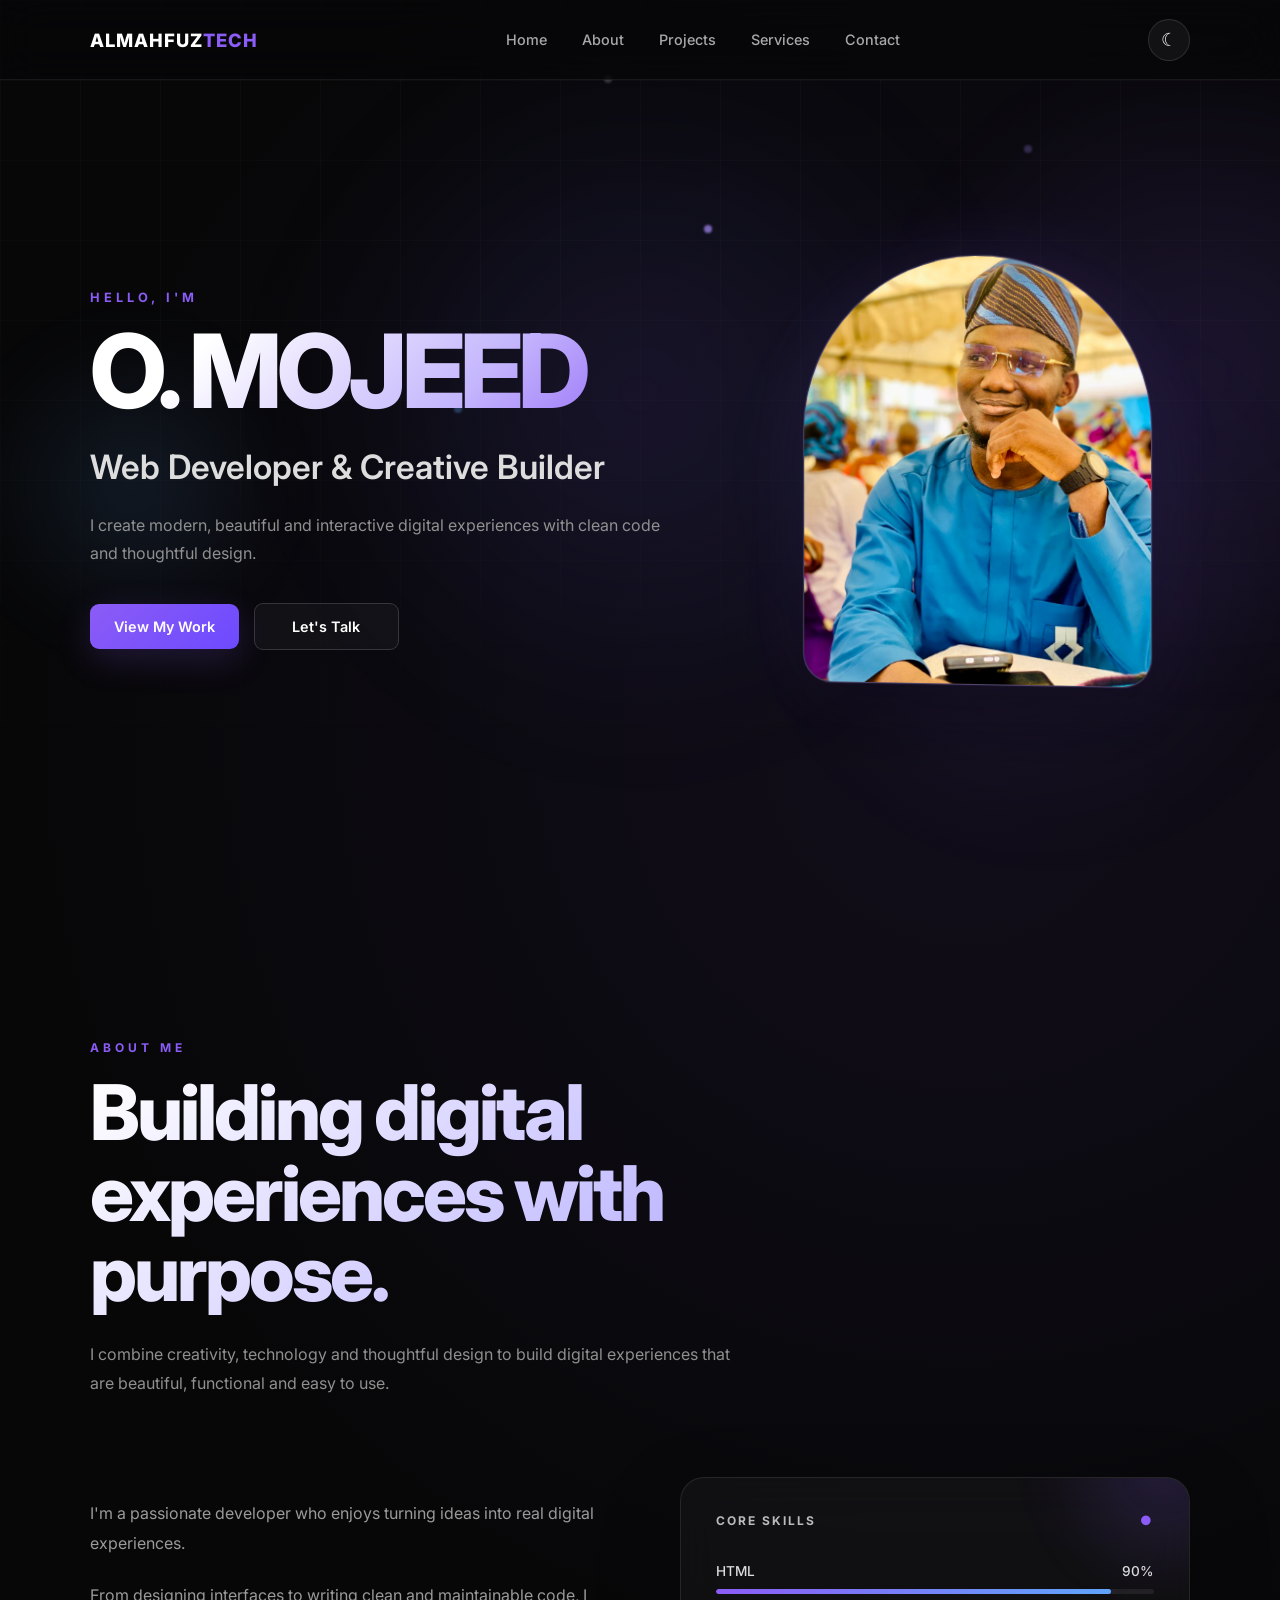
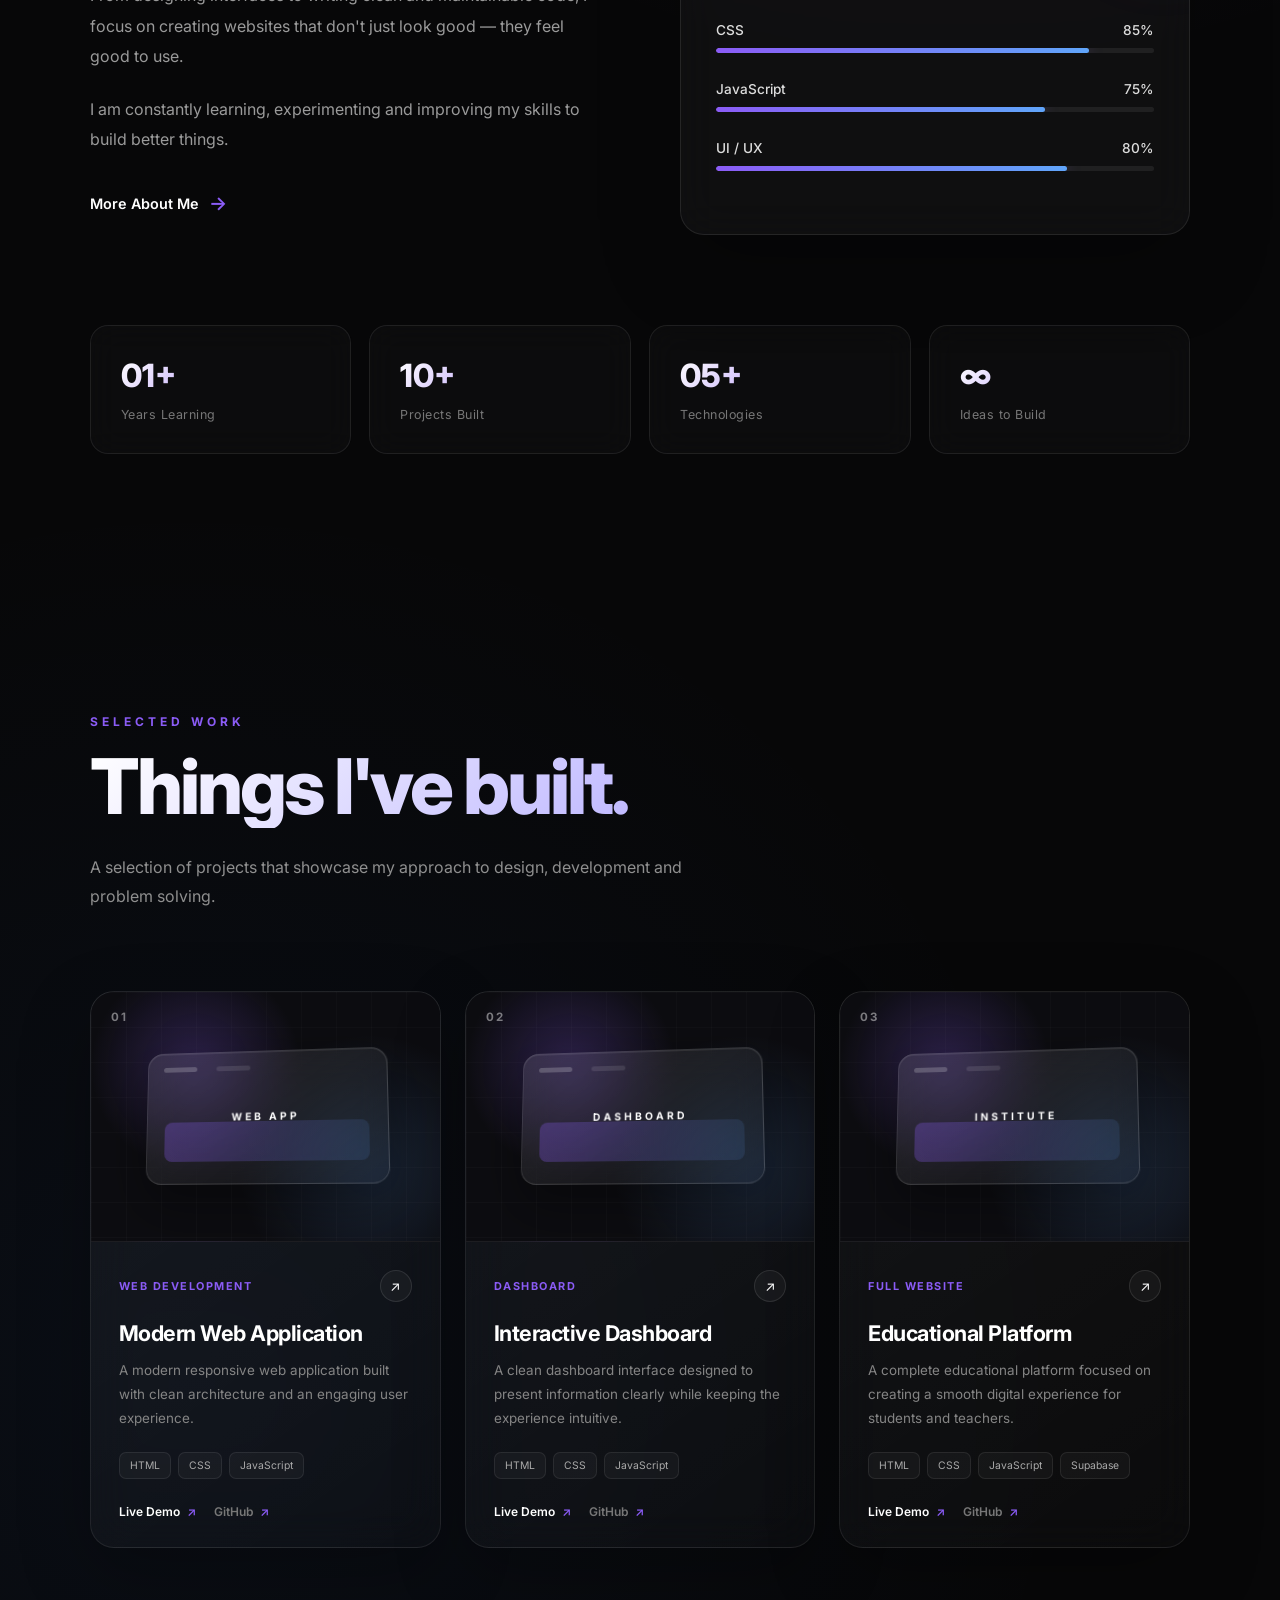
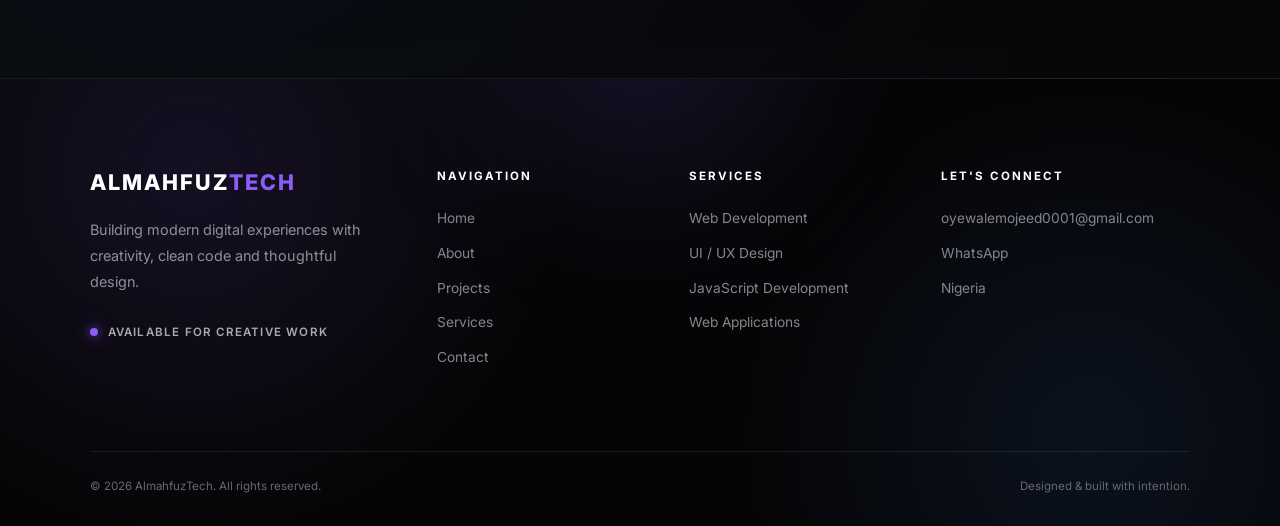
<file: Pages/index.html>
<!DOCTYPE html>
<html lang="en">

<head>

    <meta charset="UTF-8">

    <meta
        name="viewport"
        content="width=device-width, initial-scale=1.0">

    <!-- =========================================
         PRIMARY SEO
         ========================================= -->

    <title>
        AlmahfuzTech | Web Developer & Creative Builder
    </title>


    <!-- =========================================
     BRAND ICONS
     ========================================= -->

<link
    rel="icon"
    type="image/svg+xml"
    href="../assets/icons/favicon.svg">

<link
    rel="apple-touch-icon"
    href="../assets/icons/favicon.svg">

<meta
    name="theme-color"
    content="#070708">

    <meta
        name="description"
        content="AlmahfuzTech is the portfolio of Oyewale Mojeed Olasunkanmi, a web developer and creative builder creating modern, responsive and interactive digital experiences.">

    <meta
        name="author"
        content="Oyewale Mojeed Olasunkanmi">

    <meta
        name="robots"
        content="index, follow">

    <meta
        name="theme-color"
        content="#070708">

    <link
        rel="canonical"
        href="index.html">


    <!-- =========================================
         SOCIAL SHARING — OPEN GRAPH
         ========================================= -->

    <meta
        property="og:type"
        content="website">

    <meta
        property="og:title"
        content="AlmahfuzTech | Web Developer & Creative Builder">

    <meta
        property="og:description"
        content="Modern websites, interactive web applications and thoughtful digital experiences built by Oyewale Mojeed Olasunkanmi.">

    <meta
        property="og:site_name"
        content="AlmahfuzTech">

    <meta
        property="og:locale"
        content="en_NG">


    <!-- =========================================
         TWITTER / X SHARING
         ========================================= -->

    <meta
        name="twitter:card"
        content="summary_large_image">

    <meta
        name="twitter:title"
        content="AlmahfuzTech | Web Developer & Creative Builder">

    <meta
        name="twitter:description"
        content="Modern websites, interactive web applications and thoughtful digital experiences built by Oyewale Mojeed Olasunkanmi.">


    <!-- =========================================
         STYLES
         ========================================= -->

    <link
        rel="stylesheet"
        href="../css/style.css">

    <link
        rel="stylesheet"
        href="../css/animations.css">

    <link
        rel="stylesheet"
        href="../css/responsive.css">

    <link
        rel="stylesheet"
        href="../css/footer.css">

</head>


<body>


      <!-- =========================================
     PAGE LOADER
     ========================================= -->

<div
    id="pageLoader"
    aria-hidden="true">

    <div class="loader-content">

        <div class="loader-logo">
            ALMAHFUZ<span>TECH</span>
        </div>

        <div class="loader-line"></div>

        <p class="loader-text">
            Building digital experiences
        </p>

    </div>

</div>

    <!-- =========================================
         HEADER
         ========================================= -->

    <header class="header">

        <a
            href="index.html"
            class="logo"
            aria-label="AlmahfuzTech Home">

            ALMAHFUZ<span>TECH</span>

        </a>


        <nav
            class="navbar"
            aria-label="Main navigation">

            <a href="index.html">
                Home
            </a>

            <a href="#about">
                About
            </a>

            <a href="#projects">
                Projects
            </a>

            <a href="services.html">
                Services
            </a>

            <a href="contact.html">
                Contact
            </a>

        </nav>


        <div class="header-actions">

            <button
                class="theme-toggle"
                id="themeToggle"
                type="button"
                aria-label="Switch to light mode">

                ☾

            </button>


            <button
                class="menu-toggle"
                id="menuToggle"
                type="button"
                aria-label="Open navigation menu"
                aria-expanded="false"
                aria-controls="mobileMenu">

                <span></span>
                <span></span>
                <span></span>

            </button>

        </div>

    </header>


    <!-- =========================================
         MOBILE MENU
         ========================================= -->

    <div
        class="mobile-menu"
        id="mobileMenu">

        <div class="mobile-menu-glow"></div>


        <nav
            class="mobile-navbar"
            aria-label="Mobile navigation">

            <a
                href="index.html"
                class="mobile-nav-link">

                <span class="mobile-nav-number">
                    01
                </span>

                <span>
                    Home
                </span>

                <span class="mobile-nav-arrow">
                    ↗
                </span>

            </a>


            <a
                href="#about"
                class="mobile-nav-link">

                <span class="mobile-nav-number">
                    02
                </span>

                <span>
                    About
                </span>

                <span class="mobile-nav-arrow">
                    ↗
                </span>

            </a>


            <a
                href="#projects"
                class="mobile-nav-link">

                <span class="mobile-nav-number">
                    03
                </span>

                <span>
                    Projects
                </span>

                <span class="mobile-nav-arrow">
                    ↗
                </span>

            </a>


            <a
                href="services.html"
                class="mobile-nav-link">

                <span class="mobile-nav-number">
                    04
                </span>

                <span>
                    Services
                </span>

                <span class="mobile-nav-arrow">
                    ↗
                </span>

            </a>


            <a
                href="contact.html"
                class="mobile-nav-link">

                <span class="mobile-nav-number">
                    05
                </span>

                <span>
                    Contact
                </span>

                <span class="mobile-nav-arrow">
                    ↗
                </span>

            </a>

        </nav>


        <div class="mobile-menu-footer">

            <span>
                AVAILABLE FOR CREATIVE WORK
            </span>

            <span class="mobile-menu-dot">
                ●
            </span>

        </div>

    </div>


    <!-- =========================================
         MAIN CONTENT
         ========================================= -->

    <main>


        <!-- =====================================
             HERO
             ===================================== -->

        <section
            class="hero"
            aria-labelledby="hero-title">

            <div class="hero-content">

                <p class="hero-small-text">
                    HELLO, I'M
                </p>


                <h1 id="hero-title">
                    O. MOJEED
                </h1>


                <h2>
                    Web Developer &amp; Creative Builder
                </h2>


                <p class="hero-description">
                    I create modern, beautiful and
                    interactive digital experiences
                    with clean code and thoughtful
                    design.
                </p>


                <div class="hero-buttons">

                    <a
                        href="#projects"
                        class="btn primary-btn">

                        View My Work

                    </a>


                    <a
                        href="contact.html"
                        class="btn secondary-btn">

                        Let's Talk

                    </a>

                </div>

            </div>


            <div
                class="hero-image"
                aria-label="Portrait of Oyewale Mojeed Olasunkanmi">

                <div class="image-glow"></div>


                <div class="image-frame">

                    <img
                        src="../assets/images/profile-placeholder.jpg"
                        alt="Portrait of Oyewale Mojeed Olasunkanmi"
                        loading="eager"
                        decoding="async">

                </div>

            </div>

        </section>


        <!-- =====================================
             ABOUT
             ===================================== -->

        <section
            class="about-section"
            id="about"
            aria-labelledby="about-title">

            <div class="section-heading">

                <p class="section-label">
                    ABOUT ME
                </p>


                <h2 id="about-title">
                    Building digital experiences
                    with purpose.
                </h2>


                <p class="section-intro">
                    I combine creativity, technology
                    and thoughtful design to build
                    digital experiences that are
                    beautiful, functional and easy
                    to use.
                </p>

            </div>


            <div class="about-grid">

                <div class="about-content">

                    <p>
                        I'm a passionate developer who
                        enjoys turning ideas into real
                        digital experiences.
                    </p>


                    <p>
                        From designing interfaces to
                        writing clean and maintainable
                        code, I focus on creating
                        websites that don't just look
                        good — they feel good to use.
                    </p>


                    <p>
                        I am constantly learning,
                        experimenting and improving my
                        skills to build better things.
                    </p>


                    <a
                        href="about.html"
                        class="about-link">

                        More About Me

                        <span>
                            →
                        </span>

                    </a>

                </div>


                <!-- Skills -->

                <div class="skills-card">

                    <div class="skills-card-header">

                        <span>
                            CORE SKILLS
                        </span>

                        <span class="skills-dot">
                            ●
                        </span>

                    </div>


                    <div class="skills-list">

                        <div class="skill-item">

                            <span>
                                HTML
                            </span>

                            <span>
                                90%
                            </span>

                        </div>


                        <div class="skill-bar">
                            <span style="width: 90%;"></span>
                        </div>


                        <div class="skill-item">

                            <span>
                                CSS
                            </span>

                            <span>
                                85%
                            </span>

                        </div>


                        <div class="skill-bar">
                            <span style="width: 85%;"></span>
                        </div>


                        <div class="skill-item">

                            <span>
                                JavaScript
                            </span>

                            <span>
                                75%
                            </span>

                        </div>


                        <div class="skill-bar">
                            <span style="width: 75%;"></span>
                        </div>


                        <div class="skill-item">

                            <span>
                                UI / UX
                            </span>

                            <span>
                                80%
                            </span>

                        </div>


                        <div class="skill-bar">
                            <span style="width: 80%;"></span>
                        </div>

                    </div>

                </div>

            </div>


            <!-- Statistics -->

            <div class="stats-grid">

                <div class="stat-card">

                    <strong>
                        01+
                    </strong>

                    <span>
                        Years Learning
                    </span>

                </div>


                <div class="stat-card">

                    <strong>
                        10+
                    </strong>

                    <span>
                        Projects Built
                    </span>

                </div>


                <div class="stat-card">

                    <strong>
                        05+
                    </strong>

                    <span>
                        Technologies
                    </span>

                </div>


                <div class="stat-card">

                    <strong>
                        ∞
                    </strong>

                    <span>
                        Ideas to Build
                    </span>

                </div>

            </div>

        </section>


        <!-- =====================================
             PROJECTS
             ===================================== -->

        <section
            class="projects-section"
            id="projects"
            aria-labelledby="projects-title">

            <div
                class="section-heading projects-heading">

                <p class="section-label">
                    SELECTED WORK
                </p>


                <h2 id="projects-title">
                    Things I've built.
                </h2>


                <p class="section-intro">
                    A selection of projects that
                    showcase my approach to design,
                    development and problem solving.
                </p>

            </div>


            <div class="projects-grid">


                <!-- Project 01 -->

                <article class="project-card">

                    <div class="project-image">

                        <div class="project-number">
                            01
                        </div>


                        <div
                            class="project-preview"
                            aria-hidden="true">

                            <span>
                                WEB APP
                            </span>

                        </div>

                    </div>


                    <div class="project-content">

                        <div class="project-top">

                            <span class="project-category">
                                Web Development
                            </span>

                            <span
                                class="project-arrow"
                                aria-hidden="true">

                                ↗

                            </span>

                        </div>


                        <h3>
                            Modern Web Application
                        </h3>


                        <p>
                            A modern responsive web
                            application built with clean
                            architecture and an engaging
                            user experience.
                        </p>


                        <div class="project-tech">

                            <span>
                                HTML
                            </span>

                            <span>
                                CSS
                            </span>

                            <span>
                                JavaScript
                            </span>

                        </div>


                        <div class="project-links">

                            <a
                                href="#"
                                class="project-link">

                                Live Demo

                                <span aria-hidden="true">
                                    ↗
                                </span>

                            </a>


                            <a
                                href="#"
                                class="project-link secondary-project-link">

                                GitHub

                                <span aria-hidden="true">
                                    ↗
                                </span>

                            </a>

                        </div>

                    </div>

                </article>


                <!-- Project 02 -->

                <article class="project-card">

                    <div class="project-image">

                        <div class="project-number">
                            02
                        </div>


                        <div
                            class="project-preview"
                            aria-hidden="true">

                            <span>
                                DASHBOARD
                            </span>

                        </div>

                    </div>


                    <div class="project-content">

                        <div class="project-top">

                            <span class="project-category">
                                Dashboard
                            </span>

                            <span
                                class="project-arrow"
                                aria-hidden="true">

                                ↗

                            </span>

                        </div>


                        <h3>
                            Interactive Dashboard
                        </h3>


                        <p>
                            A clean dashboard interface
                            designed to present information
                            clearly while keeping the
                            experience intuitive.
                        </p>


                        <div class="project-tech">

                            <span>
                                HTML
                            </span>

                            <span>
                                CSS
                            </span>

                            <span>
                                JavaScript
                            </span>

                        </div>


                        <div class="project-links">

                            <a
                                href="#"
                                class="project-link">

                                Live Demo

                                <span aria-hidden="true">
                                    ↗
                                </span>

                            </a>


                            <a
                                href="#"
                                class="project-link secondary-project-link">

                                GitHub

                                <span aria-hidden="true">
                                    ↗
                                </span>

                            </a>

                        </div>

                    </div>

                </article>


                <!-- Project 03 -->

                <article class="project-card">

                    <div class="project-image">

                        <div class="project-number">
                            03
                        </div>


                        <div
                            class="project-preview"
                            aria-hidden="true">

                            <span>
                                INSTITUTE
                            </span>

                        </div>

                    </div>


                    <div class="project-content">

                        <div class="project-top">

                            <span class="project-category">
                                Full Website
                            </span>

                            <span
                                class="project-arrow"
                                aria-hidden="true">

                                ↗

                            </span>

                        </div>


                        <h3>
                            Educational Platform
                        </h3>


                        <p>
                            A complete educational platform
                            focused on creating a smooth
                            digital experience for students
                            and teachers.
                        </p>


                        <div class="project-tech">

                            <span>
                                HTML
                            </span>

                            <span>
                                CSS
                            </span>

                            <span>
                                JavaScript
                            </span>

                            <span>
                                Supabase
                            </span>

                        </div>


                        <div class="project-links">

                            <a
                                href="#"
                                class="project-link">

                                Live Demo

                                <span aria-hidden="true">
                                    ↗
                                </span>

                            </a>


                            <a
                                href="#"
                                class="project-link secondary-project-link">

                                GitHub

                                <span aria-hidden="true">
                                    ↗
                                </span>

                            </a>

                        </div>

                    </div>

                </article>

            </div>

        </section>

    </main>


    <!-- =========================================
         FOOTER
         ========================================= -->

    <footer class="site-footer">

        <div class="footer-glow"></div>


        <div class="footer-container">

            <div class="footer-main">


                <!-- Brand -->

                <div class="footer-brand">

                    <a
                        href="index.html"
                        class="footer-logo"
                        aria-label="AlmahfuzTech Home">

                        ALMAHFUZ<span>TECH</span>

                    </a>


                    <p class="footer-description">
                        Building modern digital
                        experiences with creativity,
                        clean code and thoughtful design.
                    </p>


                    <div class="footer-status">

                        <span
                            class="footer-status-dot"
                            aria-hidden="true">
                        </span>

                        Available for creative work

                    </div>

                </div>


                <!-- Navigation -->

                <div class="footer-column">

                    <h3>
                        Navigation
                    </h3>


                    <a href="index.html">
                        Home
                    </a>


                    <a href="#about">
                        About
                    </a>


                    <a href="#projects">
                        Projects
                    </a>


                    <a href="services.html">
                        Services
                    </a>


                    <a href="contact.html">
                        Contact
                    </a>

                </div>


                <!-- Services -->

                <div class="footer-column">

                    <h3>
                        Services
                    </h3>


                    <a href="services.html">
                        Web Development
                    </a>


                    <a href="services.html">
                        UI / UX Design
                    </a>


                    <a href="services.html">
                        JavaScript Development
                    </a>


                    <a href="services.html">
                        Web Applications
                    </a>

                </div>


                <!-- Contact -->

                <div class="footer-column footer-contact">

                    <h3>
                        Let's Connect
                    </h3>


                    <a href="mailto:oyewalemojeed0001@gmail.com">
                        oyewalemojeed0001@gmail.com
                    </a>


                    <a
                        href="https://wa.me/message/7KFUHTG2C7MWF1"
                        target="_blank"
                        rel="noopener noreferrer">

                        WhatsApp

                    </a>


                    <span>
                        Nigeria
                    </span>

                </div>

            </div>


            <!-- Footer Bottom -->

            <div class="footer-bottom">

                <p>
                    © 2026 AlmahfuzTech.
                    All rights reserved.
                </p>


                <p class="footer-built">
                    Designed &amp; built with intention.
                </p>

            </div>

        </div>

    </footer>


    <!-- =========================================
         JAVASCRIPT
         ========================================= -->

    <script src="../js/main.js"></script>

    <script src="../js/animations.js"></script>

    <script src="../js/theme.js"></script>

</body>

</html>
</file>
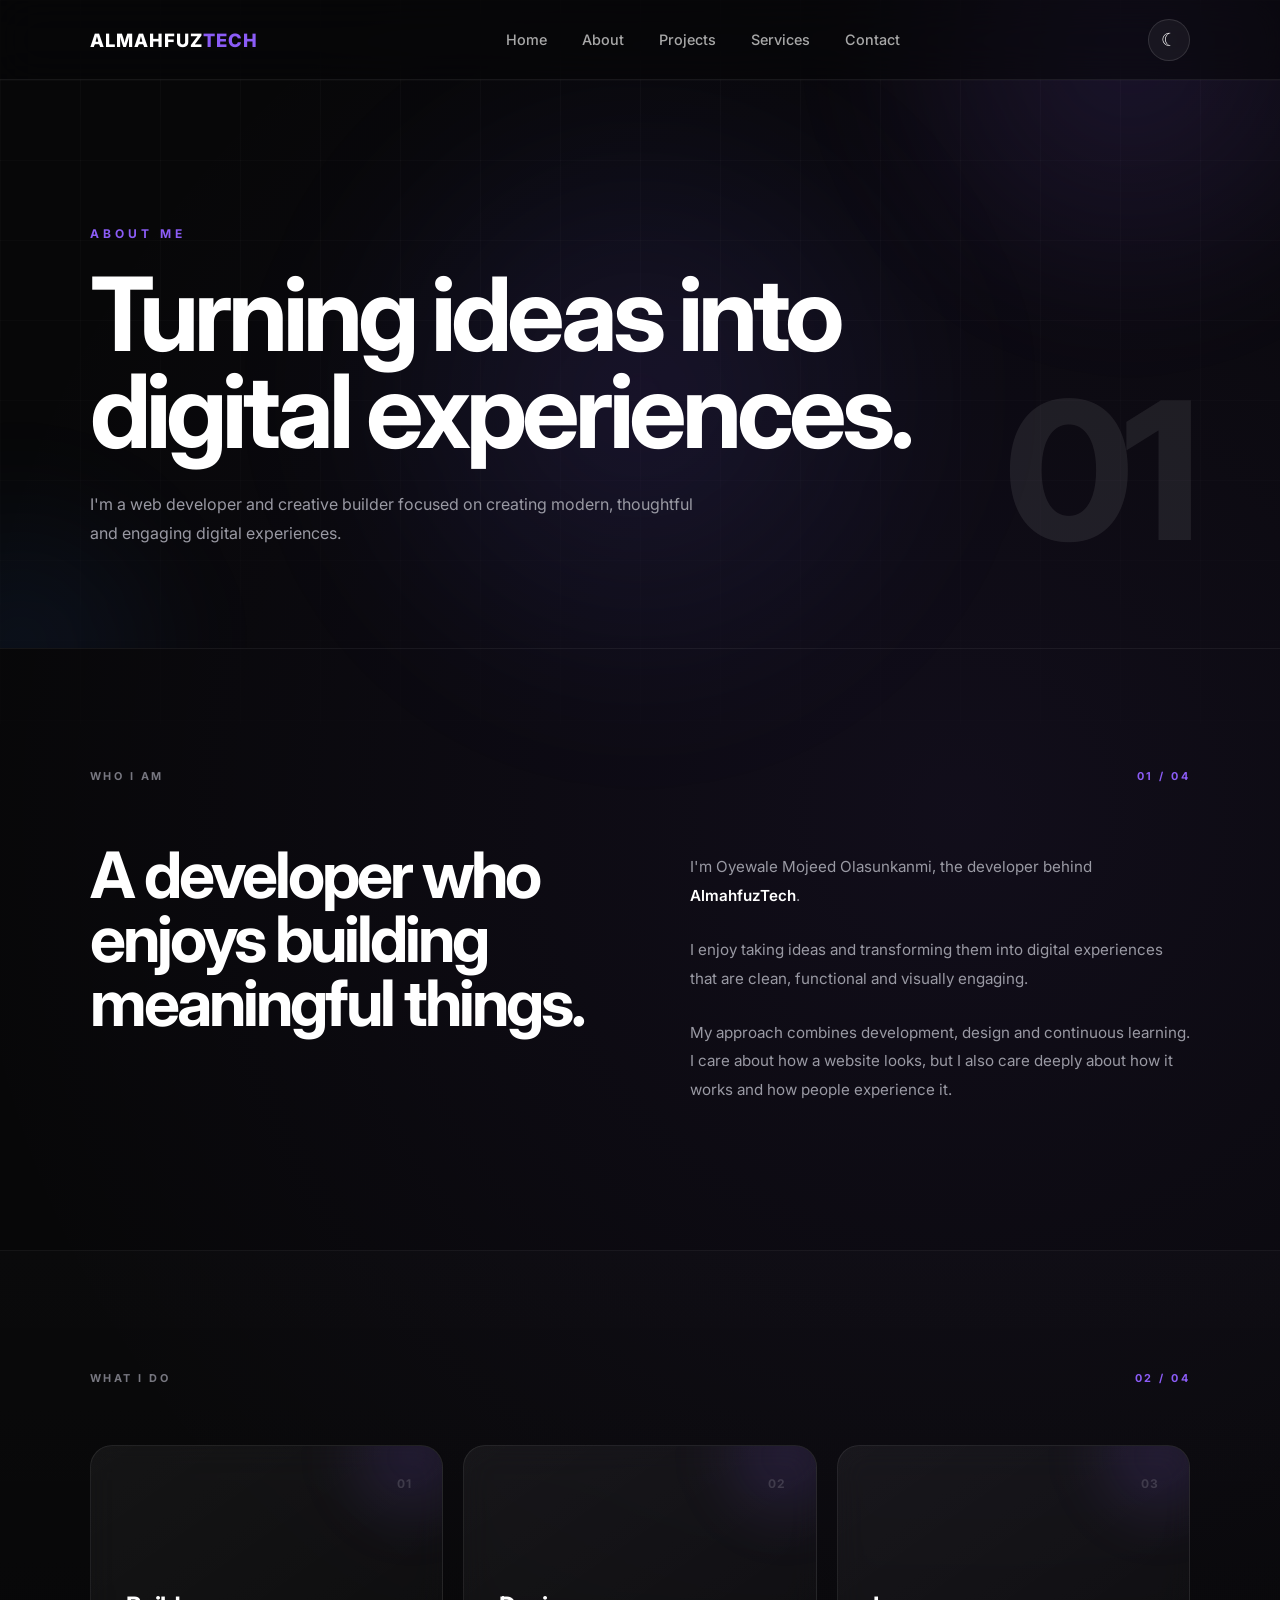
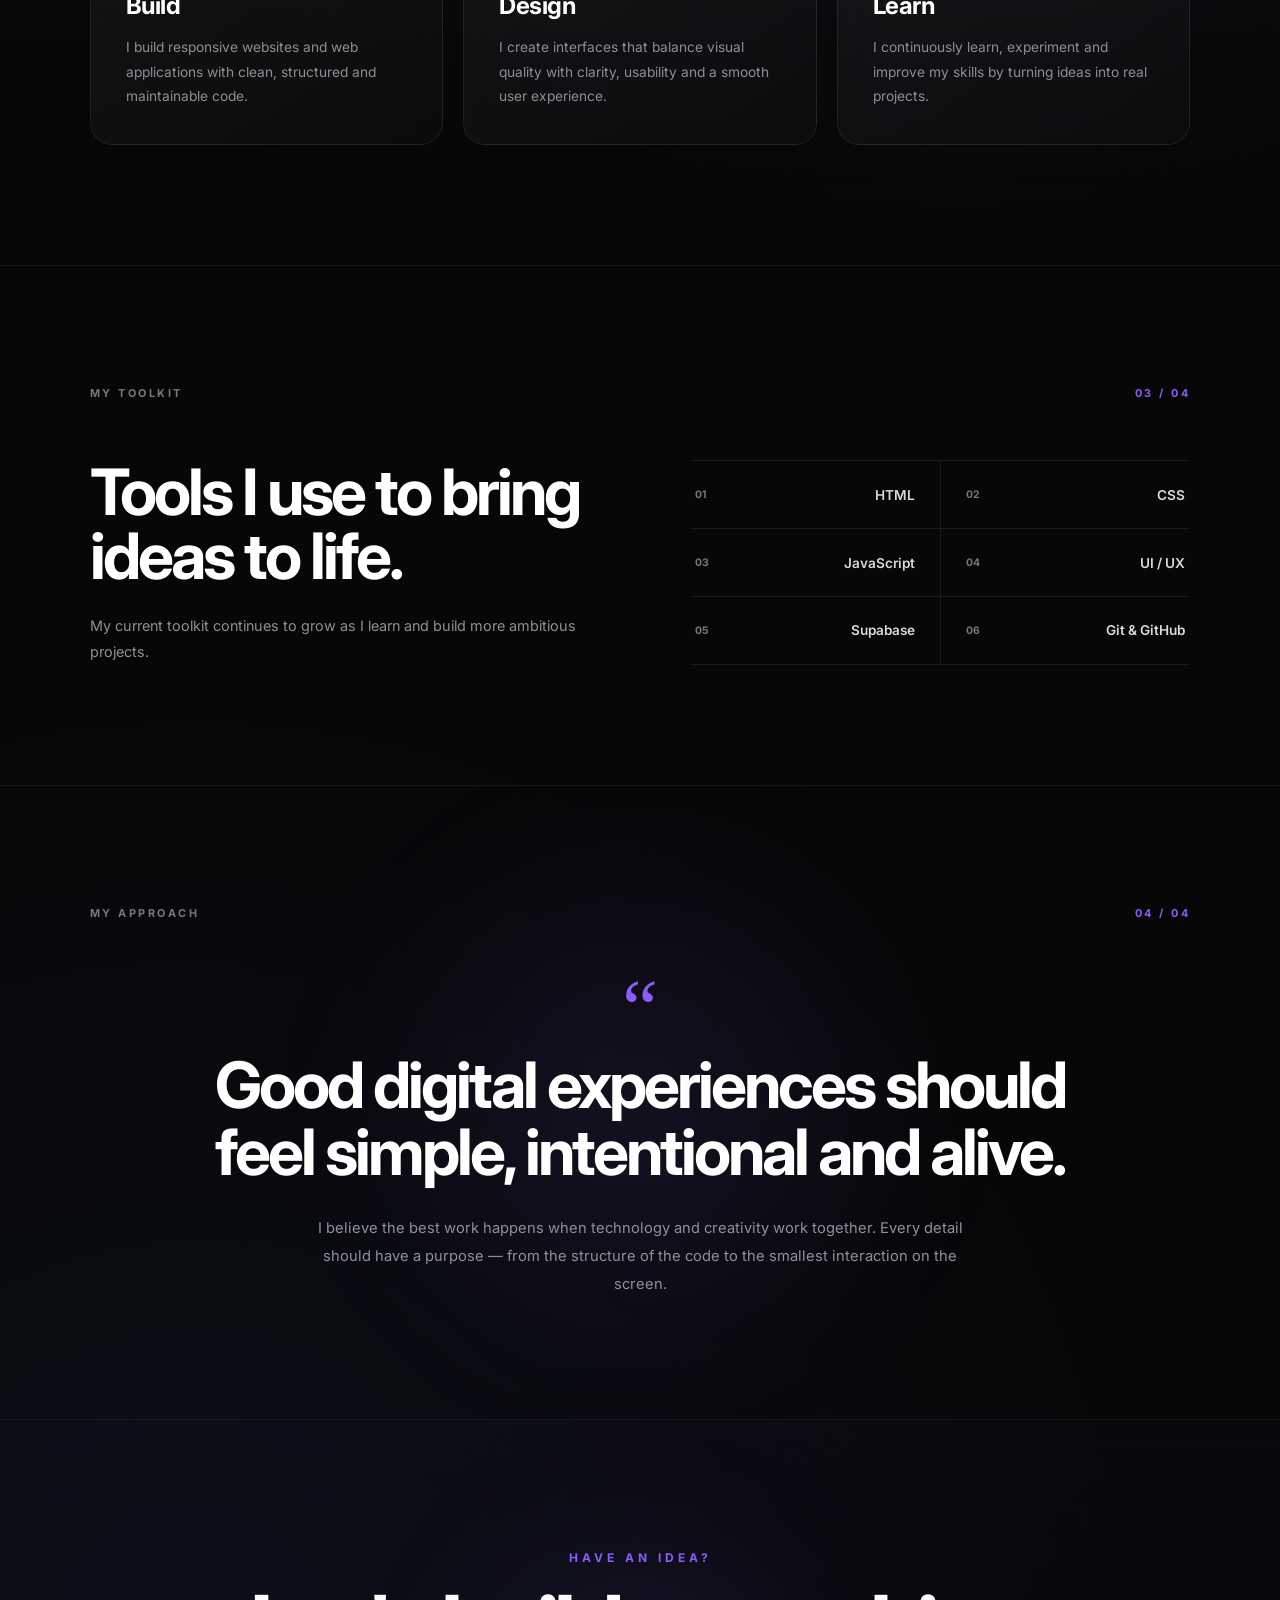
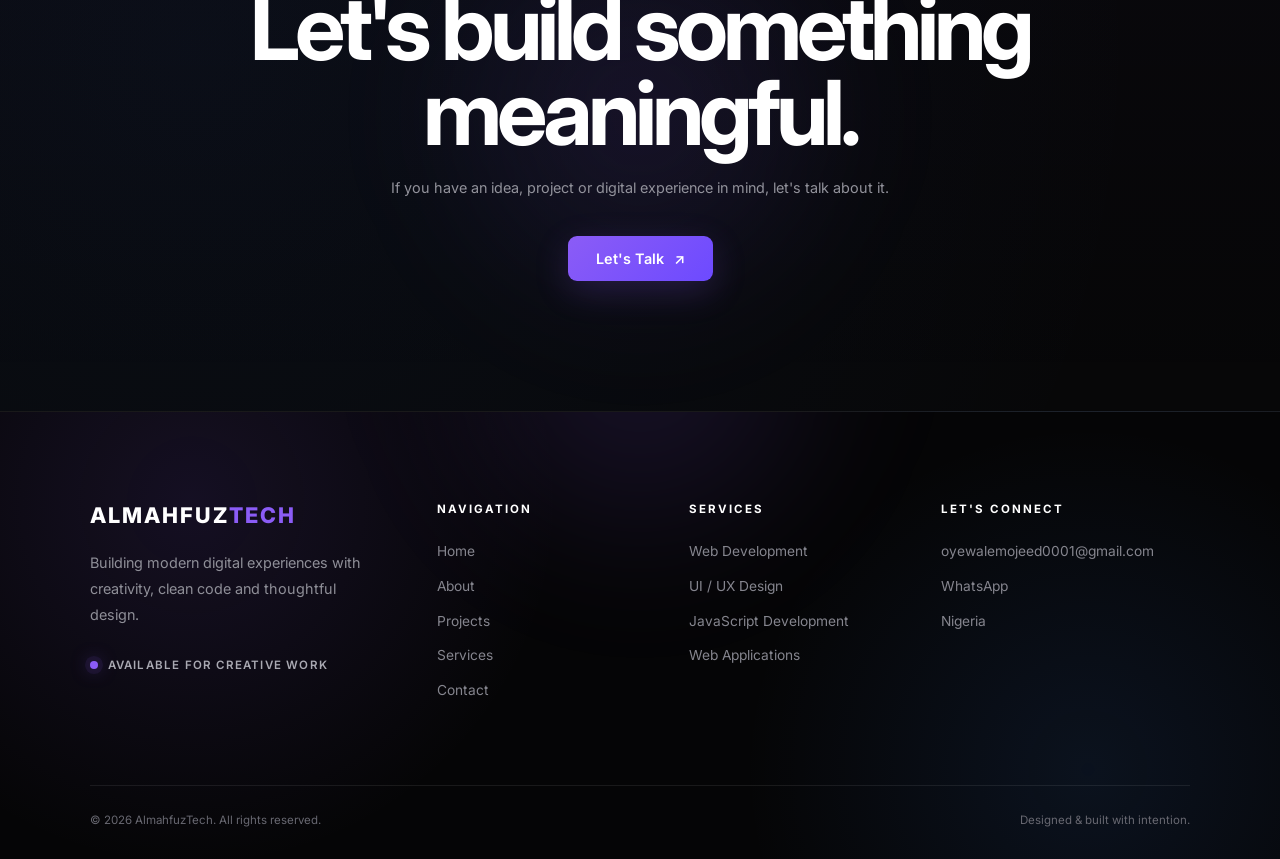
<file: Pages/about.html>
<!DOCTYPE html>
<html lang="en">

<head>

    <meta charset="UTF-8">

    <meta
        name="viewport"
        content="width=device-width, initial-scale=1.0">

    <!-- =========================================
         PRIMARY SEO
         ========================================= -->

    <title>
        About | AlmahfuzTech
    </title>

    <meta
        name="description"
        content="Learn about Oyewale Mojeed Olasunkanmi, the developer behind AlmahfuzTech, focused on building modern, responsive and engaging digital experiences.">

    <meta
        name="author"
        content="Oyewale Mojeed Olasunkanmi">

    <meta
        name="robots"
        content="index, follow">

    <meta
        name="theme-color"
        content="#070708">

    <link
        rel="canonical"
        href="about.html">


    <!-- =========================================
         SOCIAL SHARING — OPEN GRAPH
         ========================================= -->

    <meta
        property="og:type"
        content="profile">

    <meta
        property="og:title"
        content="About | AlmahfuzTech">

    <meta
        property="og:description"
        content="Discover the developer, skills, approach and creative philosophy behind AlmahfuzTech.">

    <meta
        property="og:site_name"
        content="AlmahfuzTech">

    <meta
        property="og:locale"
        content="en_NG">


    <!-- =========================================
         TWITTER / X SHARING
         ========================================= -->

    <meta
        name="twitter:card"
        content="summary_large_image">

    <meta
        name="twitter:title"
        content="About | AlmahfuzTech">

    <meta
        name="twitter:description"
        content="Learn about Oyewale Mojeed Olasunkanmi and the development approach behind AlmahfuzTech.">


    <!-- =========================================
         BRAND ICON
         ========================================= -->

    <link
        rel="icon"
        type="image/svg+xml"
        href="../assets/icons/favicon.svg">

    <link
        rel="apple-touch-icon"
        href="../assets/icons/favicon.svg">


    <!-- =========================================
         STYLES
         ========================================= -->

    <link
        rel="stylesheet"
        href="../css/style.css">

    <link
        rel="stylesheet"
        href="../css/animations.css">

    <link
        rel="stylesheet"
        href="../css/responsive.css">

    <link
        rel="stylesheet"
        href="../css/about.css">

    <link
        rel="stylesheet"
        href="../css/footer.css">

</head>


<body>


    <!-- =========================================
         HEADER
         ========================================= -->

    <header class="header">

        <a
            href="index.html"
            class="logo"
            aria-label="AlmahfuzTech Home">

            ALMAHFUZ<span>TECH</span>

        </a>


        <nav
            class="navbar"
            aria-label="Main navigation">

            <a href="index.html">
                Home
            </a>

            <a href="about.html" aria-current="page">
                About
            </a>

            <a href="projects.html">
                Projects
            </a>

            <a href="services.html">
                Services
            </a>

            <a href="contact.html">
                Contact
            </a>

        </nav>


        <div class="header-actions">

            <button
                class="theme-toggle"
                id="themeToggle"
                type="button"
                aria-label="Switch to light mode">

                ☾

            </button>


            <button
                class="menu-toggle"
                id="menuToggle"
                type="button"
                aria-label="Open navigation menu"
                aria-expanded="false"
                aria-controls="mobileMenu">

                <span></span>
                <span></span>
                <span></span>

            </button>

        </div>

    </header>



    <!-- =========================================
         MOBILE MENU
         ========================================= -->

    <div
        class="mobile-menu"
        id="mobileMenu">

        <div class="mobile-menu-glow"></div>


        <nav
            class="mobile-navbar"
            aria-label="Mobile navigation">


            <a
                href="index.html"
                class="mobile-nav-link">

                <span class="mobile-nav-number">
                    01
                </span>

                <span>
                    Home
                </span>

                <span class="mobile-nav-arrow">
                    ↗
                </span>

            </a>


            <a
                href="about.html"
                class="mobile-nav-link"
                aria-current="page">

                <span class="mobile-nav-number">
                    02
                </span>

                <span>
                    About
                </span>

                <span class="mobile-nav-arrow">
                    ↗
                </span>

            </a>


            <a
                href="projects.html"
                class="mobile-nav-link">

                <span class="mobile-nav-number">
                    03
                </span>

                <span>
                    Projects
                </span>

                <span class="mobile-nav-arrow">
                    ↗
                </span>

            </a>


            <a
                href="services.html"
                class="mobile-nav-link">

                <span class="mobile-nav-number">
                    04
                </span>

                <span>
                    Services
                </span>

                <span class="mobile-nav-arrow">
                    ↗
                </span>

            </a>


            <a
                href="contact.html"
                class="mobile-nav-link">

                <span class="mobile-nav-number">
                    05
                </span>

                <span>
                    Contact
                </span>

                <span class="mobile-nav-arrow">
                    ↗
                </span>

            </a>

        </nav>


        <div class="mobile-menu-footer">

            <span>
                AVAILABLE FOR CREATIVE WORK
            </span>

            <span class="mobile-menu-dot">
                ●
            </span>

        </div>

    </div>



    <!-- =========================================
         MAIN CONTENT
         ========================================= -->

    <main class="about-page">


        <!-- =====================================
             ABOUT HERO
             ===================================== -->

        <section
            class="about-hero"
            aria-labelledby="about-hero-title">

            <div class="about-hero-content">

                <p class="section-label">
                    ABOUT ME
                </p>


                <h1 id="about-hero-title">

                    Turning ideas into
                    digital experiences.

                </h1>


                <p class="about-hero-description">

                    I'm a web developer and creative
                    builder focused on creating modern,
                    thoughtful and engaging digital
                    experiences.

                </p>

            </div>


            <div
                class="about-hero-number"
                aria-hidden="true">

                01

            </div>

        </section>



        <!-- =====================================
             INTRODUCTION
             ===================================== -->

        <section class="about-introduction">

            <div class="about-section-label">

                <span>
                    WHO I AM
                </span>

                <span>
                    01 / 04
                </span>

            </div>


            <div class="about-introduction-grid">


                <div class="about-introduction-heading">

                    <h2>

                        A developer who
                        enjoys building
                        meaningful things.

                    </h2>

                </div>


                <div class="about-introduction-content">

                    <p>

                        I'm Oyewale Mojeed Olasunkanmi,
                        the developer behind
                        <strong>AlmahfuzTech</strong>.

                    </p>


                    <p>

                        I enjoy taking ideas and
                        transforming them into digital
                        experiences that are clean,
                        functional and visually engaging.

                    </p>


                    <p>

                        My approach combines development,
                        design and continuous learning.
                        I care about how a website looks,
                        but I also care deeply about how
                        it works and how people experience it.

                    </p>

                </div>

            </div>

        </section>



        <!-- =====================================
             WHAT I DO
             ===================================== -->

        <section class="about-values">

            <div class="about-section-label">

                <span>
                    WHAT I DO
                </span>

                <span>
                    02 / 04
                </span>

            </div>


            <div class="about-values-grid">


                <article class="about-value-card">

                    <span class="about-card-number">
                        01
                    </span>


                    <h3>
                        Build
                    </h3>


                    <p>

                        I build responsive websites and
                        web applications with clean,
                        structured and maintainable code.

                    </p>

                </article>



                <article class="about-value-card">

                    <span class="about-card-number">
                        02
                    </span>


                    <h3>
                        Design
                    </h3>


                    <p>

                        I create interfaces that balance
                        visual quality with clarity,
                        usability and a smooth user
                        experience.

                    </p>

                </article>



                <article class="about-value-card">

                    <span class="about-card-number">
                        03
                    </span>


                    <h3>
                        Learn
                    </h3>


                    <p>

                        I continuously learn, experiment
                        and improve my skills by turning
                        ideas into real projects.

                    </p>

                </article>

            </div>

        </section>



        <!-- =====================================
             MY TOOLKIT
             ===================================== -->

        <section class="about-skills">

            <div class="about-section-label">

                <span>
                    MY TOOLKIT
                </span>

                <span>
                    03 / 04
                </span>

            </div>


            <div class="about-skills-grid">


                <div class="about-skills-heading">

                    <h2>

                        Tools I use to
                        bring ideas to life.

                    </h2>


                    <p>

                        My current toolkit continues to
                        grow as I learn and build more
                        ambitious projects.

                    </p>

                </div>



                <div class="about-tech-list">


                    <div class="about-tech-item">

                        <span>
                            01
                        </span>

                        <strong>
                            HTML
                        </strong>

                    </div>


                    <div class="about-tech-item">

                        <span>
                            02
                        </span>

                        <strong>
                            CSS
                        </strong>

                    </div>


                    <div class="about-tech-item">

                        <span>
                            03
                        </span>

                        <strong>
                            JavaScript
                        </strong>

                    </div>


                    <div class="about-tech-item">

                        <span>
                            04
                        </span>

                        <strong>
                            UI / UX
                        </strong>

                    </div>


                    <div class="about-tech-item">

                        <span>
                            05
                        </span>

                        <strong>
                            Supabase
                        </strong>

                    </div>


                    <div class="about-tech-item">

                        <span>
                            06
                        </span>

                        <strong>
                            Git &amp; GitHub
                        </strong>

                    </div>

                </div>

            </div>

        </section>



        <!-- =====================================
             MY APPROACH
             ===================================== -->

        <section class="about-philosophy">

            <div class="about-section-label">

                <span>
                    MY APPROACH
                </span>

                <span>
                    04 / 04
                </span>

            </div>


            <div class="about-philosophy-content">


                <p class="about-quote-mark" aria-hidden="true">
                    “
                </p>


                <h2>

                    Good digital experiences
                    should feel simple,
                    intentional and alive.

                </h2>


                <p>

                    I believe the best work happens
                    when technology and creativity
                    work together. Every detail should
                    have a purpose — from the structure
                    of the code to the smallest
                    interaction on the screen.

                </p>

            </div>

        </section>



        <!-- =====================================
             CALL TO ACTION
             ===================================== -->

        <section
            class="about-cta"
            aria-labelledby="about-cta-title">

            <div class="about-cta-content">

                <p class="section-label">
                    HAVE AN IDEA?
                </p>


                <h2 id="about-cta-title">

                    Let's build something
                    meaningful.

                </h2>


                <p>

                    If you have an idea, project or
                    digital experience in mind,
                    let's talk about it.

                </p>


                <a
                    href="contact.html"
                    class="btn primary-btn">

                    Let's Talk

                    <span aria-hidden="true">
                        ↗
                    </span>

                </a>

            </div>

        </section>

    </main>



    <!-- =========================================
         FOOTER
         ========================================= -->

    <footer class="site-footer">

        <div class="footer-glow"></div>


        <div class="footer-container">


            <div class="footer-main">


                <!-- BRAND -->

                <div class="footer-brand">

                    <a
                        href="index.html"
                        class="footer-logo"
                        aria-label="AlmahfuzTech Home">

                        ALMAHFUZ<span>TECH</span>

                    </a>


                    <p class="footer-description">

                        Building modern digital
                        experiences with creativity,
                        clean code and thoughtful design.

                    </p>


                    <div class="footer-status">

                        <span
                            class="footer-status-dot"
                            aria-hidden="true">
                        </span>

                        Available for creative work

                    </div>

                </div>



                <!-- NAVIGATION -->

                <div class="footer-column">

                    <h3>
                        Navigation
                    </h3>


                    <a href="index.html">
                        Home
                    </a>


                    <a href="about.html">
                        About
                    </a>


                    <a href="projects.html">
                        Projects
                    </a>


                    <a href="services.html">
                        Services
                    </a>


                    <a href="contact.html">
                        Contact
                    </a>

                </div>



                <!-- SERVICES -->

                <div class="footer-column">

                    <h3>
                        Services
                    </h3>


                    <a href="services.html">
                        Web Development
                    </a>


                    <a href="services.html">
                        UI / UX Design
                    </a>


                    <a href="services.html">
                        JavaScript Development
                    </a>


                    <a href="services.html">
                        Web Applications
                    </a>

                </div>



                <!-- CONTACT -->

                <div class="footer-column footer-contact">

                    <h3>
                        Let's Connect
                    </h3>


                    <a
                        href="mailto:oyewalemojeed0001@gmail.com">

                        oyewalemojeed0001@gmail.com

                    </a>


                    <a
                        href="https://wa.me/message/7KFUHTG2C7MWF1"
                        target="_blank"
                        rel="noopener noreferrer">

                        WhatsApp

                    </a>


                    <span>
                        Nigeria
                    </span>

                </div>

            </div>



            <!-- FOOTER BOTTOM -->

            <div class="footer-bottom">

                <p>

                    © 2026 AlmahfuzTech.
                    All rights reserved.

                </p>


                <p class="footer-built">

                    Designed &amp; built with intention.

                </p>

            </div>

        </div>

    </footer>



    <!-- =========================================
         JAVASCRIPT
         ========================================= -->

    <script src="../js/main.js"></script>

    <script src="../js/animations.js"></script>

    <script src="../js/theme.js"></script>


</body>

</html>
</file>
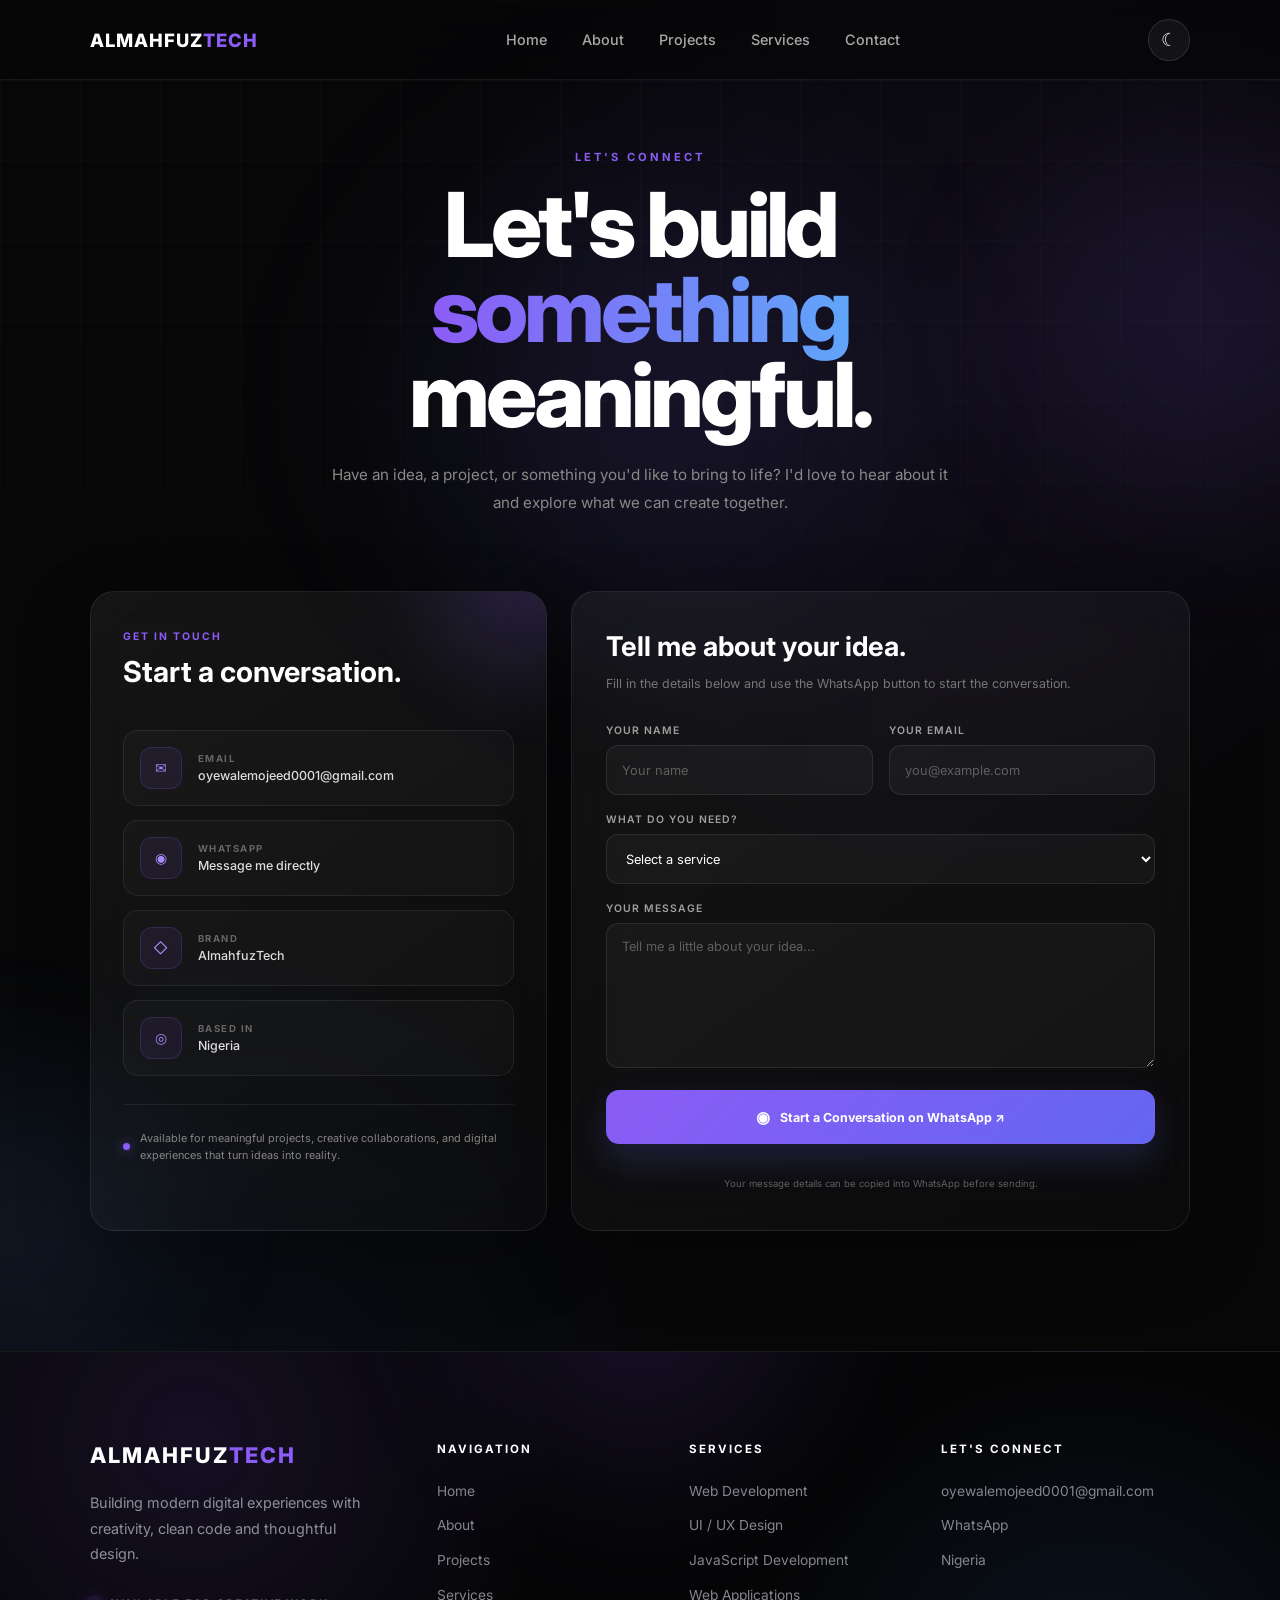
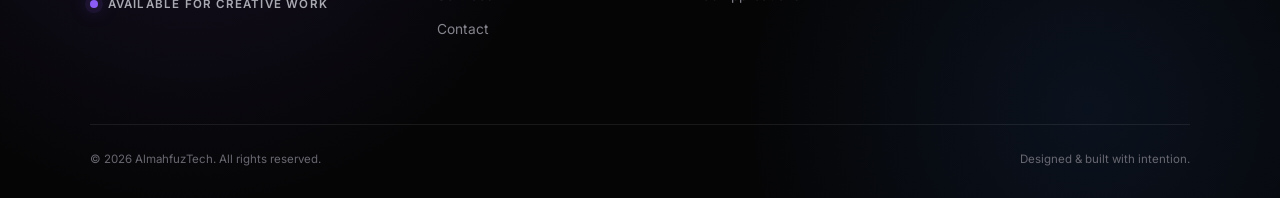
<file: Pages/contact.html>
<!DOCTYPE html>
<html lang="en">

<head>

    <meta charset="UTF-8">

    <meta
        name="viewport"
        content="width=device-width, initial-scale=1.0">

    <title>Contact | AlmahfuzTech</title>


    <link
        rel="stylesheet"
        href="../css/style.css">

    <link
        rel="stylesheet"
        href="../css/animations.css">

    <link
        rel="stylesheet"
        href="../css/responsive.css">

    <link
        rel="stylesheet"
        href="../css/contact.css">

    <link
        rel="stylesheet"
        href="../css/footer.css">

</head>


<body>


    <!-- =========================================
         HEADER
         ========================================= -->

    <header class="header">

        <a
            href="index.html"
            class="logo">

            ALMAHFUZ<span>TECH</span>

        </a>


        <nav class="navbar">

            <a href="index.html">
                Home
            </a>

            <a href="index.html#about">
                About
            </a>

            <a href="index.html#projects">
                Projects
            </a>

            <a href="services.html">
                Services
            </a>

            <a href="contact.html">
                Contact
            </a>

        </nav>


        <div class="header-actions">

            <button
                class="theme-toggle"
                id="themeToggle"
                aria-label="Toggle dark mode">

                ☾

            </button>


            <button
                class="menu-toggle"
                id="menuToggle"
                aria-label="Open navigation menu"
                aria-expanded="false">

                <span></span>
                <span></span>
                <span></span>

            </button>

        </div>

    </header>


    <!-- =========================================
         MOBILE MENU
         ========================================= -->

    <div
        class="mobile-menu"
        id="mobileMenu">

        <div class="mobile-menu-glow"></div>


        <nav class="mobile-navbar">

            <a
                href="index.html"
                class="mobile-nav-link">

                <span class="mobile-nav-number">
                    01
                </span>

                <span>
                    Home
                </span>

                <span class="mobile-nav-arrow">
                    ↗
                </span>

            </a>


            <a
                href="index.html#about"
                class="mobile-nav-link">

                <span class="mobile-nav-number">
                    02
                </span>

                <span>
                    About
                </span>

                <span class="mobile-nav-arrow">
                    ↗
                </span>

            </a>


            <a
                href="index.html#projects"
                class="mobile-nav-link">

                <span class="mobile-nav-number">
                    03
                </span>

                <span>
                    Projects
                </span>

                <span class="mobile-nav-arrow">
                    ↗
                </span>

            </a>


            <a
                href="services.html"
                class="mobile-nav-link">

                <span class="mobile-nav-number">
                    04
                </span>

                <span>
                    Services
                </span>

                <span class="mobile-nav-arrow">
                    ↗
                </span>

            </a>


            <a
                href="contact.html"
                class="mobile-nav-link">

                <span class="mobile-nav-number">
                    05
                </span>

                <span>
                    Contact
                </span>

                <span class="mobile-nav-arrow">
                    ↗
                </span>

            </a>

        </nav>


        <div class="mobile-menu-footer">

            <span>
                AVAILABLE FOR CREATIVE WORK
            </span>

            <span class="mobile-menu-dot">
                ●
            </span>

        </div>

    </div>


    <!-- =========================================
         CONTACT PAGE
         ========================================= -->

    <main>

        <section class="contact-page">


            <!-- CONTACT INTRO -->

            <div class="contact-intro">

                <p class="contact-label">
                    LET'S CONNECT
                </p>


                <h1>
                    Let's build
                    <span>something</span>
                    meaningful.
                </h1>


                <p class="contact-description">
                    Have an idea, a project, or something
                    you'd like to bring to life? I'd love
                    to hear about it and explore what we
                    can create together.
                </p>

            </div>



            <div class="contact-layout">


                <!-- =================================
                     CONTACT INFORMATION
                     ================================= -->

                <div class="contact-info">


                    <div class="contact-info-header">

                        <span>
                            GET IN TOUCH
                        </span>

                        <h2>
                            Start a conversation.
                        </h2>

                    </div>


                    <div class="contact-items">


                        <a
                            href="mailto:oyewalemojeed0001@gmail.com"
                            class="contact-item">

                            <div class="contact-item-icon">
                                ✉
                            </div>

                            <div class="contact-item-text">

                                <span>
                                    Email
                                </span>

                                <strong>
                                    oyewalemojeed0001@gmail.com
                                </strong>

                            </div>

                        </a>


                        <a
                            href="https://wa.me/message/7KFUHTG2C7MWF1"
                            target="_blank"
                            rel="noopener noreferrer"
                            class="contact-item">

                            <div class="contact-item-icon">
                                ◉
                            </div>

                            <div class="contact-item-text">

                                <span>
                                    WhatsApp
                                </span>

                                <strong>
                                    Message me directly
                                </strong>

                            </div>

                        </a>


                        <div class="contact-item">

                            <div class="contact-item-icon">
                                ◇
                            </div>

                            <div class="contact-item-text">

                                <span>
                                    Brand
                                </span>

                                <strong>
                                    AlmahfuzTech
                                </strong>

                            </div>

                        </div>


                        <div class="contact-item">

                            <div class="contact-item-icon">
                                ◎
                            </div>

                            <div class="contact-item-text">

                                <span>
                                    Based in
                                </span>

                                <strong>
                                    Nigeria
                                </strong>

                            </div>

                        </div>


                    </div>


                    <div class="availability">

                        <span class="availability-dot"></span>

                        <span>
                            Available for meaningful projects,
                            creative collaborations, and digital
                            experiences that turn ideas into reality.
                        </span>

                    </div>


                </div>



                <!-- =================================
                     CONTACT FORM
                     ================================= -->

                <div class="contact-form-card">


                    <div class="contact-form-header">

                        <h2>
                            Tell me about your idea.
                        </h2>

                        <p>
                            Fill in the details below and
                            use the WhatsApp button to start
                            the conversation.
                        </p>

                    </div>


                    <form
                        class="contact-form"
                        id="contactForm">


                        <div class="form-row">


                            <div class="form-group">

                                <label for="name">
                                    YOUR NAME
                                </label>

                                <input
                                    type="text"
                                    id="name"
                                    name="name"
                                    placeholder="Your name"
                                    autocomplete="name"
                                    required>

                            </div>


                            <div class="form-group">

                                <label for="email">
                                    YOUR EMAIL
                                </label>

                                <input
                                    type="email"
                                    id="email"
                                    name="email"
                                    placeholder="you@example.com"
                                    autocomplete="email"
                                    required>

                            </div>


                        </div>



                        <div class="form-group">

                            <label for="service">
                                WHAT DO YOU NEED?
                            </label>

                            <select
                                id="service"
                                name="service">

                                <option value="">
                                    Select a service
                                </option>

                                <option value="web-development">
                                    Web Development
                                </option>

                                <option value="ui-ux">
                                    UI / UX Design
                                </option>

                                <option value="javascript">
                                    JavaScript Development
                                </option>

                                <option value="web-application">
                                    Web Application
                                </option>

                                <option value="other">
                                    Something Else
                                </option>

                            </select>

                        </div>



                        <div class="form-group">

                            <label for="message">
                                YOUR MESSAGE
                            </label>

                            <textarea
                                id="message"
                                name="message"
                                placeholder="Tell me a little about your idea..."
                                required></textarea>

                        </div>



                        <a
                            href="https://wa.me/message/7KFUHTG2C7MWF1"
                            target="_blank"
                            rel="noopener noreferrer"
                            class="whatsapp-button">

                            <span>
                                ◉
                            </span>

                            Start a Conversation on WhatsApp
                            ↗

                        </a>


                        <p class="contact-note">
                            Your message details can be copied
                            into WhatsApp before sending.
                        </p>


                    </form>


                </div>


            </div>

        </section>

    </main>


    <!-- =========================================
         PREMIUM FOOTER
         ========================================= -->

    <footer class="site-footer">

        <div class="footer-glow"></div>


        <div class="footer-container">


            <div class="footer-main">


                <!-- BRAND -->

                <div class="footer-brand">

                    <a
                        href="index.html"
                        class="footer-logo">

                        ALMAHFUZ<span>TECH</span>

                    </a>


                    <p class="footer-description">
                        Building modern digital experiences
                        with creativity, clean code and
                        thoughtful design.
                    </p>


                    <div class="footer-status">

                        <span class="footer-status-dot"></span>

                        Available for creative work

                    </div>

                </div>



                <!-- NAVIGATION -->

                <div class="footer-column">

                    <h3>
                        Navigation
                    </h3>

                    <a href="index.html">
                        Home
                    </a>

                    <a href="about.html">
                        About
                    </a>

                    <a href="projects.html">
                        Projects
                    </a>

                    <a href="services.html">
                        Services
                    </a>

                    <a href="contact.html">
                        Contact
                    </a>

                </div>



                <!-- SERVICES -->

                <div class="footer-column">

                    <h3>
                        Services
                    </h3>

                    <a href="services.html">
                        Web Development
                    </a>

                    <a href="services.html">
                        UI / UX Design
                    </a>

                    <a href="services.html">
                        JavaScript Development
                    </a>

                    <a href="services.html">
                        Web Applications
                    </a>

                </div>



                <!-- CONTACT -->

                <div class="footer-column footer-contact">

                    <h3>
                        Let's Connect
                    </h3>

                    <a
                        href="mailto:oyewalemojeed0001@gmail.com">

                        oyewalemojeed0001@gmail.com

                    </a>


                    <a
                        href="https://wa.me/message/7KFUHTG2C7MWF1"
                        target="_blank"
                        rel="noopener noreferrer">

                        WhatsApp

                    </a>


                    <span>
                        Nigeria
                    </span>

                </div>


            </div>


            <!-- FOOTER BOTTOM -->

            <div class="footer-bottom">

                <p>
                    © 2026 AlmahfuzTech.
                    All rights reserved.
                </p>


                <p class="footer-built">
                    Designed &amp; built with intention.
                </p>

            </div>


        </div>

    </footer>


    <!-- =========================================
         JAVASCRIPT
         ========================================= -->

    <script src="../js/main.js"></script>

    <script src="../js/animations.js"></script>

    <script src="../js/theme.js"></script>

    <script  src="../js/contact.js"></script>


</body>

</html>
</file>
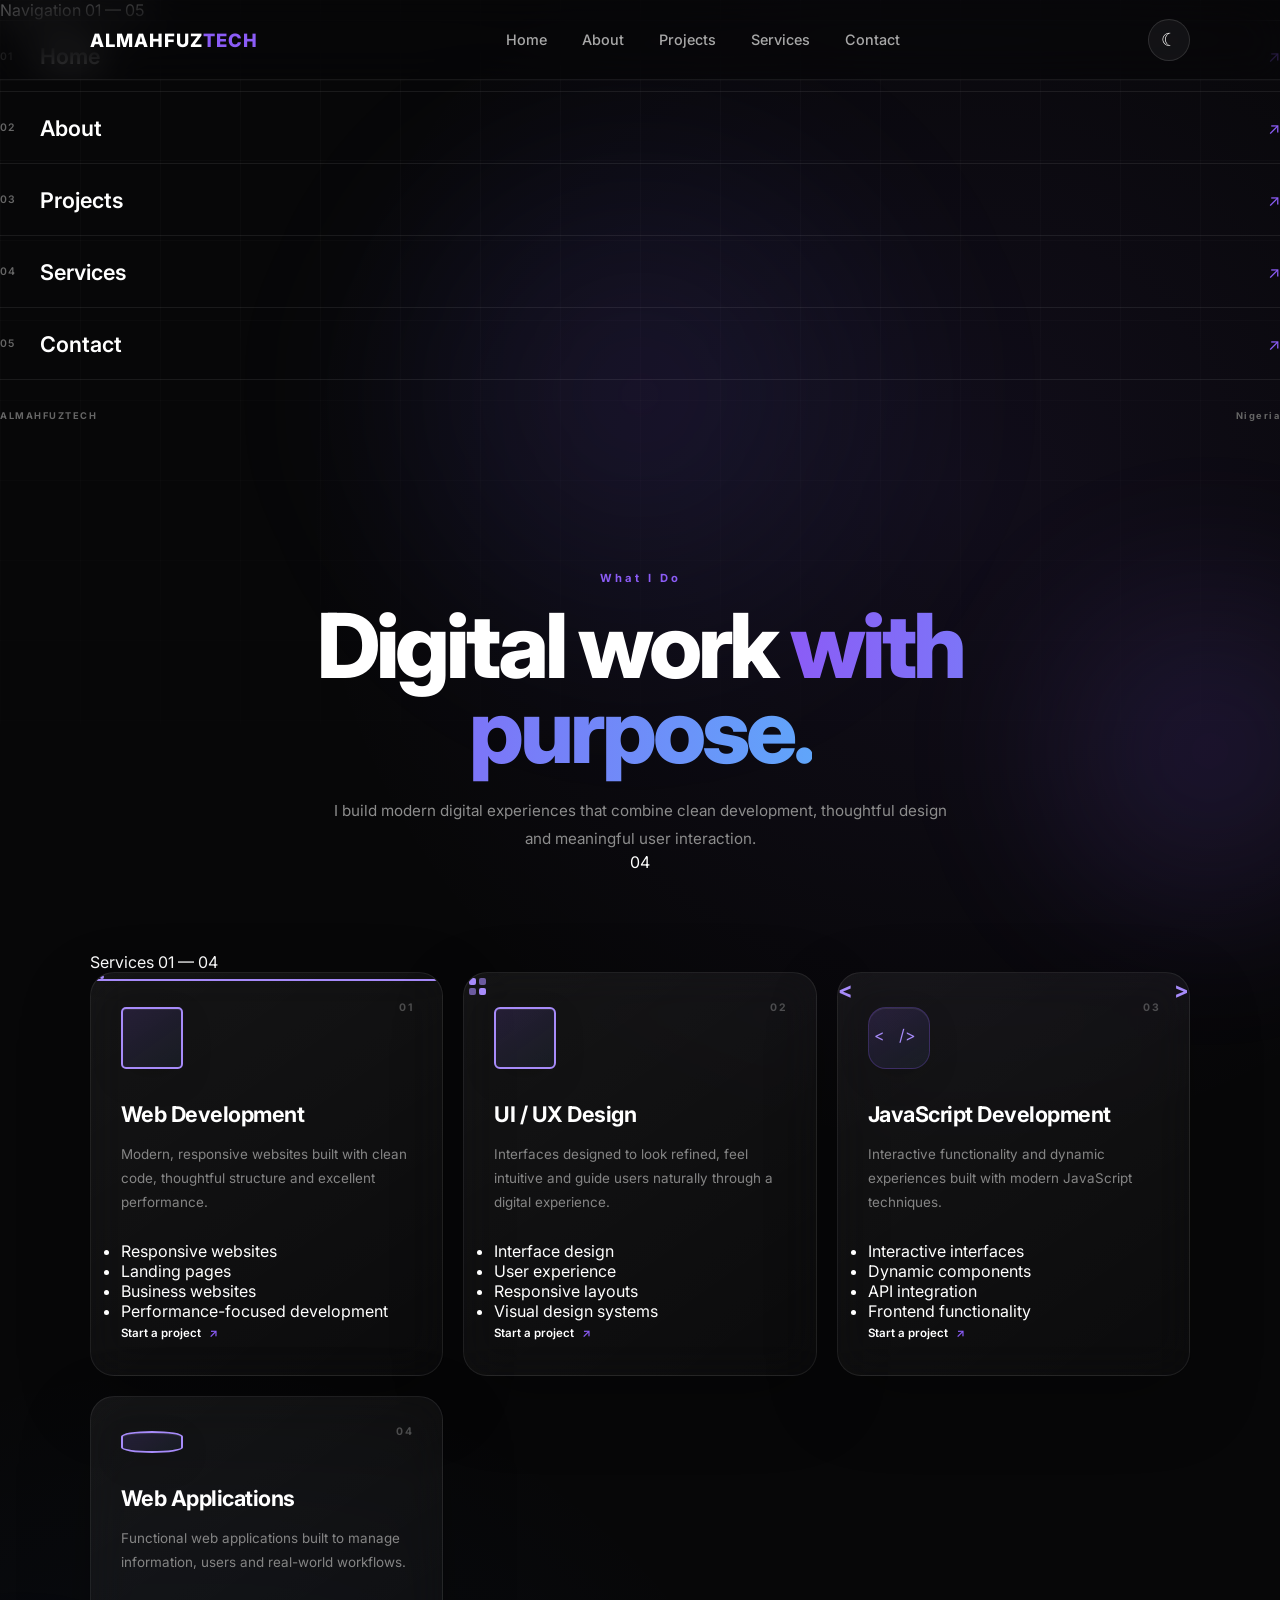
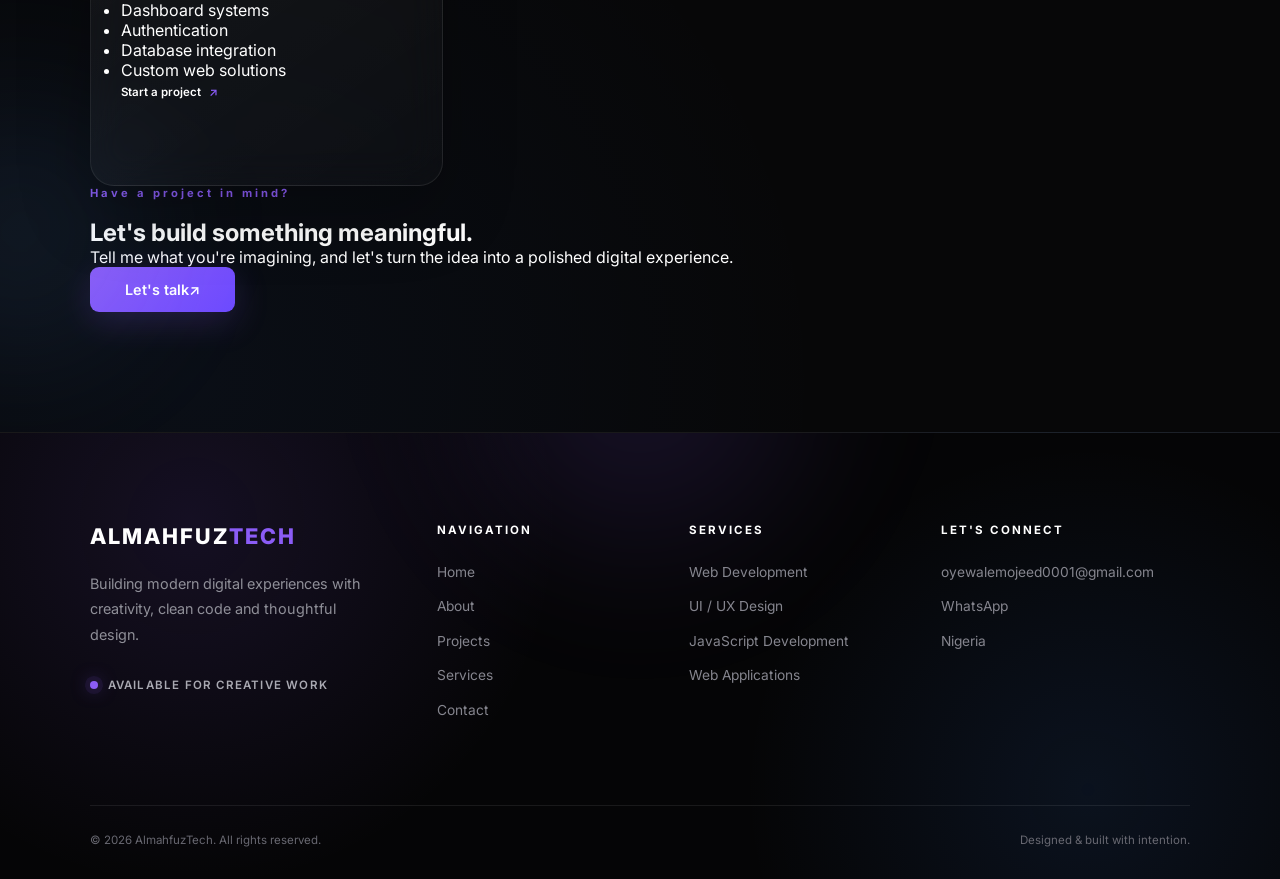
<file: Pages/services.html>
<!DOCTYPE html>
<html lang="en">

<head>
    <meta charset="UTF-8">

    <meta
        name="viewport"
        content="width=device-width, initial-scale=1.0"
    >

    <meta
        name="description"
        content="Services offered by AlmahfuzTech — web development, UI/UX design, JavaScript development and web applications."
    >

    <title>Services | AlmahfuzTech</title>

    <link
        rel="stylesheet"
        href="../css/style.css"
    >

    <link
        rel="stylesheet"
        href="../css/animations.css"
    >

    <link
        rel="stylesheet"
        href="../css/responsive.css"
    >

    <link
        rel="stylesheet"
        href="../css/services.css"
    >

    <link
        rel="stylesheet"
        href="../css/footer.css"
    >
</head>

<body>

    <!-- =========================================
         HEADER
         ========================================= -->

    <header class="header">

        <a
            href="index.html"
            class="logo"
        >
            ALMAHFUZ<span>TECH</span>
        </a>


        <nav
            class="navbar"
            aria-label="Main navigation"
        >

            <a href="index.html">
                Home
            </a>

            <a href="about.html">
                About
            </a>

            <a href="projects.html">
                Projects
            </a>

            <a
                href="services.html"
                class="active"
            >
                Services
            </a>

            <a href="contact.html">
                Contact
            </a>

        </nav>


        <div class="header-actions">

            <button
                class="theme-toggle"
                id="themeToggle"
                type="button"
                aria-label="Switch to light mode"
            >
                ☾
            </button>


            <button
                class="mobile-menu"
                id="menuToggle"
                type="button"
                aria-label="Open menu"
                aria-expanded="false"
            >

                <span></span>
                <span></span>
                <span></span>

            </button>

        </div>

    </header>


    <!-- =========================================
         MOBILE NAVIGATION
         ========================================= -->

    <div
        class="mobile-menu-panel"
        id="mobileMenu"
    >

        <div class="mobile-menu-inner">

            <div class="mobile-menu-top">

                <span>
                    Navigation
                </span>

                <span>
                    01 — 05
                </span>

            </div>


            <nav
                class="mobile-navigation"
                aria-label="Mobile navigation"
            >

                <a
                    href="index.html"
                    class="mobile-nav-link"
                >

                    <span class="mobile-nav-number">
                        01
                    </span>

                    <span>
                        Home
                    </span>

                    <span class="mobile-nav-arrow">
                        ↗
                    </span>

                </a>


                <a
                    href="about.html"
                    class="mobile-nav-link"
                >

                    <span class="mobile-nav-number">
                        02
                    </span>

                    <span>
                        About
                    </span>

                    <span class="mobile-nav-arrow">
                        ↗
                    </span>

                </a>


                <a
                    href="projects.html"
                    class="mobile-nav-link"
                >

                    <span class="mobile-nav-number">
                        03
                    </span>

                    <span>
                        Projects
                    </span>

                    <span class="mobile-nav-arrow">
                        ↗
                    </span>

                </a>


                <a
                    href="services.html"
                    class="mobile-nav-link"
                >

                    <span class="mobile-nav-number">
                        04
                    </span>

                    <span>
                        Services
                    </span>

                    <span class="mobile-nav-arrow">
                        ↗
                    </span>

                </a>


                <a
                    href="contact.html"
                    class="mobile-nav-link"
                >

                    <span class="mobile-nav-number">
                        05
                    </span>

                    <span>
                        Contact
                    </span>

                    <span class="mobile-nav-arrow">
                        ↗
                    </span>

                </a>

            </nav>


            <div class="mobile-menu-footer">

                <span>
                    ALMAHFUZTECH
                </span>

                <span>
                    Nigeria
                </span>

            </div>

        </div>

    </div>


    <!-- =========================================
         SERVICES PAGE
         ========================================= -->

    <main class="services-page">


        <!-- HERO -->

        <section class="services-intro">

            <div class="services-intro-content">

                <p class="services-label">
                    What I Do
                </p>


                <h1>
                    Digital work
                    <span>with purpose.</span>
                </h1>


                <p class="services-description">
                    I build modern digital experiences
                    that combine clean development,
                    thoughtful design and meaningful
                    user interaction.
                </p>

            </div>


            <div class="services-number">
                04
            </div>

        </section>


        <!-- SERVICES -->

        <section class="services-grid-section">

            <div class="services-section-heading">

                <span>
                    Services
                </span>

                <span>
                    01 — 04
                </span>

            </div>


            <div class="services-grid">


                <!-- SERVICE 01 -->

                <article class="service-card">

                    <div class="service-card-top">

                        <span class="service-number">
                            01
                        </span>


                        <div class="service-icon web-icon">

                            <span></span>
                            <span></span>
                            <span></span>

                        </div>

                    </div>


                    <div class="service-content">

                        <h2>
                            Web Development
                        </h2>


                        <p>
                            Modern, responsive websites
                            built with clean code,
                            thoughtful structure and
                            excellent performance.
                        </p>


                        <ul>

                            <li>
                                Responsive websites
                            </li>

                            <li>
                                Landing pages
                            </li>

                            <li>
                                Business websites
                            </li>

                            <li>
                                Performance-focused development
                            </li>

                        </ul>


                        <a
                            href="contact.html"
                            class="service-link"
                        >
                            Start a project
                            <span>↗</span>
                        </a>

                    </div>

                </article>


                <!-- SERVICE 02 -->

                <article class="service-card">

                    <div class="service-card-top">

                        <span class="service-number">
                            02
                        </span>


                        <div class="service-icon ui-icon">

                            <span></span>
                            <span></span>
                            <span></span>

                        </div>

                    </div>


                    <div class="service-content">

                        <h2>
                            UI / UX Design
                        </h2>


                        <p>
                            Interfaces designed to look
                            refined, feel intuitive and
                            guide users naturally through
                            a digital experience.
                        </p>


                        <ul>

                            <li>
                                Interface design
                            </li>

                            <li>
                                User experience
                            </li>

                            <li>
                                Responsive layouts
                            </li>

                            <li>
                                Visual design systems
                            </li>

                        </ul>


                        <a
                            href="contact.html"
                            class="service-link"
                        >
                            Start a project
                            <span>↗</span>
                        </a>

                    </div>

                </article>


                <!-- SERVICE 03 -->

                <article class="service-card">

                    <div class="service-card-top">

                        <span class="service-number">
                            03
                        </span>


                        <div class="service-icon code-icon">

                            <span>&lt;</span>
                            <span>/&gt;</span>

                        </div>

                    </div>


                    <div class="service-content">

                        <h2>
                            JavaScript Development
                        </h2>


                        <p>
                            Interactive functionality and
                            dynamic experiences built with
                            modern JavaScript techniques.
                        </p>


                        <ul>

                            <li>
                                Interactive interfaces
                            </li>

                            <li>
                                Dynamic components
                            </li>

                            <li>
                                API integration
                            </li>

                            <li>
                                Frontend functionality
                            </li>

                        </ul>


                        <a
                            href="contact.html"
                            class="service-link"
                        >
                            Start a project
                            <span>↗</span>
                        </a>

                    </div>

                </article>


                <!-- SERVICE 04 -->

                <article class="service-card">

                    <div class="service-card-top">

                        <span class="service-number">
                            04
                        </span>


                        <div class="service-icon database-icon">

                            <span></span>
                            <span></span>
                            <span></span>

                        </div>

                    </div>


                    <div class="service-content">

                        <h2>
                            Web Applications
                        </h2>


                        <p>
                            Functional web applications
                            built to manage information,
                            users and real-world workflows.
                        </p>


                        <ul>

                            <li>
                                Dashboard systems
                            </li>

                            <li>
                                Authentication
                            </li>

                            <li>
                                Database integration
                            </li>

                            <li>
                                Custom web solutions
                            </li>

                        </ul>


                        <a
                            href="contact.html"
                            class="service-link"
                        >
                            Start a project
                            <span>↗</span>
                        </a>

                    </div>

                </article>

            </div>

        </section>


        <!-- CTA -->

        <section class="services-cta">

            <div class="services-cta-glow"></div>

            <div class="services-cta-content">

                <p class="services-label">
                    Have a project in mind?
                </p>


                <h2>
                    Let's build something
                    meaningful.
                </h2>


                <p>
                    Tell me what you're imagining,
                    and let's turn the idea into
                    a polished digital experience.
                </p>


                <a
                    href="contact.html"
                    class="btn primary-btn"
                >
                    Let's talk
                    <span>↗</span>
                </a>

            </div>

        </section>

    </main>


    <!-- =========================================
         FOOTER
         ========================================= -->

    <footer class="site-footer">

        <div class="footer-glow"></div>

        <div class="footer-container">

            <div class="footer-main">


                <div class="footer-brand">

                    <a
                        href="index.html"
                        class="footer-logo"
                    >
                        ALMAHFUZ<span>TECH</span>
                    </a>


                    <p class="footer-description">
                        Building modern digital experiences
                        with creativity, clean code and
                        thoughtful design.
                    </p>


                    <div class="footer-status">

                        <span class="footer-status-dot"></span>

                        Available for creative work

                    </div>

                </div>


                <div class="footer-column">

                    <h3>
                        Navigation
                    </h3>

                    <a href="index.html">
                        Home
                    </a>

                    <a href="about.html">
                        About
                    </a>

                    <a href="projects.html">
                        Projects
                    </a>

                    <a href="services.html">
                        Services
                    </a>

                    <a href="contact.html">
                        Contact
                    </a>

                </div>


                <div class="footer-column">

                    <h3>
                        Services
                    </h3>

                    <a href="services.html">
                        Web Development
                    </a>

                    <a href="services.html">
                        UI / UX Design
                    </a>

                    <a href="services.html">
                        JavaScript Development
                    </a>

                    <a href="services.html">
                        Web Applications
                    </a>

                </div>


                <div class="footer-column footer-contact">

                    <h3>
                        Let's Connect
                    </h3>

                    <a
                        href="mailto:oyewalemojeed0001@gmail.com"
                    >
                        oyewalemojeed0001@gmail.com
                    </a>

                    <a
                        href="https://wa.me/message/7KFUHTG2C7MWF1"
                        target="_blank"
                        rel="noopener noreferrer"
                    >
                        WhatsApp
                    </a>

                    <span>
                        Nigeria
                    </span>

                </div>

            </div>


            <div class="footer-bottom">

                <p>
                    © 2026 AlmahfuzTech.
                    All rights reserved.
                </p>

                <p class="footer-built">
                    Designed &amp; built with intention.
                </p>

            </div>

        </div>

    </footer>


    <!-- =========================================
         JAVASCRIPT
         ========================================= -->

    <script src="../js/main.js"></script>

    <script src="../js/animations.js"></script>

    <script src="../js/theme.js"></script>

</body>

</html>
</file>
<file: css/style.css>
@import url('https://fonts.googleapis.com/css2?family=Inter:wght@400;500;600;700;800&display=swap');


/* =========================================
   RESET
   ========================================= */

* {
    margin: 0;
    padding: 0;
    box-sizing: border-box;
}

html {
    scroll-behavior: smooth;
}

body {
    font-family: 'Inter', sans-serif;

    min-height: 100vh;

    overflow-x: hidden;

    color: #ffffff;

    background:
        radial-gradient(
            circle at 75% 20%,
            rgba(139, 92, 246, 0.08),
            transparent 30%
        ),
        radial-gradient(
            circle at 15% 80%,
            rgba(59, 130, 246, 0.06),
            transparent 28%
        ),
        #070708;

    transition:
        background 0.6s ease,
        color 0.6s ease;
}

a {
    color: inherit;
    text-decoration: none;
}

button {
    font-family: inherit;
}


/* =========================================
   HEADER
   ========================================= */

.header {
    position: fixed;

    top: 0;
    left: 0;

    width: 100%;
    height: 80px;

    display: flex;
    align-items: center;
    justify-content: space-between;

    padding: 0 7%;

    background:
        rgba(7, 7, 8, 0.55);

    backdrop-filter: blur(20px);
    -webkit-backdrop-filter: blur(20px);

    border-bottom:
        1px solid rgba(255, 255, 255, 0.07);

    z-index: 1000;

    transition:
        background 0.5s ease,
        border-color 0.5s ease;
}


/* =========================================
   LOGO
   ========================================= */

.logo {
    font-size: 1.15rem;

    font-weight: 800;

    letter-spacing: 1px;
}

.logo span {
    color: #8b5cf6;
}


/* =========================================
   NAVIGATION
   ========================================= */

.navbar {
    display: flex;

    align-items: center;

    gap: 35px;
}

.navbar a {
    position: relative;

    font-size: 0.9rem;

    font-weight: 500;

    color: #a8a8a8;

    transition:
        color 0.3s ease;
}

.navbar a:hover {
    color: #ffffff;
}

.navbar a::after {
    content: "";

    position: absolute;

    left: 0;
    bottom: -7px;

    width: 0;
    height: 2px;

    background:
        linear-gradient(
            90deg,
            #8b5cf6,
            #60a5fa
        );

    transition:
        width 0.3s ease;
}

.navbar a:hover::after {
    width: 100%;
}


/* =========================================
   THEME BUTTON
   ========================================= */

.theme-toggle {
    width: 42px;
    height: 42px;

    display: flex;
    align-items: center;
    justify-content: center;

    border:
        1px solid rgba(255, 255, 255, 0.12);

    border-radius: 50%;

    background:
        rgba(255, 255, 255, 0.05);

    color: #ffffff;

    font-size: 1.1rem;

    cursor: pointer;

    transition:
        transform 0.3s ease,
        background 0.3s ease,
        border-color 0.3s ease;
}

.theme-toggle:hover {
    transform: rotate(20deg) scale(1.05);

    background:
        rgba(139, 92, 246, 0.2);

    border-color:
        rgba(139, 92, 246, 0.4);
}


/* =========================================
   HERO
   ========================================= */

.hero {
    position: relative;

    min-height: 100vh;

    display: flex;

    align-items: center;

    justify-content: space-between;

    gap: 80px;

    padding:
        120px 7% 80px;

    overflow: hidden;

    isolation: isolate;
}


/* =========================================
   HERO ATMOSPHERIC GLOW
   ========================================= */

.hero::after {
    content: "";

    position: absolute;

    width: 650px;
    height: 650px;

    top: 5%;
    right: -250px;

    border-radius: 50%;

    background:
        radial-gradient(
            circle,
            rgba(139, 92, 246, 0.13),
            transparent 70%
        );

    filter: blur(30px);

    pointer-events: none;

    z-index: -3;
}


/* =========================================
   HERO CONTENT
   ========================================= */

.hero-content {
    position: relative;

    z-index: 2;

    flex: 1;

    max-width: 700px;
}


/* =========================================
   SMALL INTRO TEXT
   ========================================= */

.hero-small-text {
    margin-bottom: 18px;

    color: #8b5cf6;

    font-size: 0.8rem;

    font-weight: 700;

    letter-spacing: 4px;
}


/* =========================================
   MAIN NAME
   ========================================= */

.hero h1 {
    margin-bottom: 25px;

    font-size:
        clamp(4rem, 8vw, 7rem);

    line-height: 0.95;

    font-weight: 800;

    letter-spacing: -5px;

    background:
        linear-gradient(
            135deg,
            #ffffff 20%,
            #c4b5fd 65%,
            #8b5cf6
        );

    -webkit-background-clip: text;
    -webkit-text-fill-color: transparent;

    background-clip: text;
}


/* =========================================
   HERO TITLE
   ========================================= */

.hero h2 {
    margin-bottom: 22px;

    color: #dddddd;

    font-size:
        clamp(1.3rem, 3vw, 2.1rem);

    font-weight: 600;

    line-height: 1.3;
}


/* =========================================
   HERO DESCRIPTION
   ========================================= */

.hero-description {
    max-width: 600px;

    margin-bottom: 35px;

    color: #909090;

    font-size: 1rem;

    line-height: 1.8;
}


/* =========================================
   BUTTONS
   ========================================= */

.hero-buttons {
    display: flex;

    align-items: center;

    gap: 15px;
}

.btn {
    display: inline-flex;

    align-items: center;
    justify-content: center;

    min-width: 145px;

    padding:
        14px 24px;

    border-radius: 9px;

    font-size: 0.9rem;

    font-weight: 600;

    transition:
        transform 0.3s ease,
        box-shadow 0.3s ease,
        background 0.3s ease,
        border-color 0.3s ease;
}


/* =========================================
   PRIMARY BUTTON
   ========================================= */

.primary-btn {
    color: #ffffff;

    background:
        linear-gradient(
            135deg,
            #8b5cf6,
            #6d4aff
        );

    box-shadow:
        0 10px 35px
        rgba(139, 92, 246, 0.2);
}

.primary-btn:hover {
    transform: translateY(-4px);

    box-shadow:
        0 18px 45px
        rgba(139, 92, 246, 0.35);
}


/* =========================================
   SECONDARY BUTTON
   ========================================= */

.secondary-btn {
    color: #ffffff;

    border:
        1px solid rgba(255, 255, 255, 0.15);

    background:
        rgba(255, 255, 255, 0.035);

    backdrop-filter: blur(10px);
}

.secondary-btn:hover {
    transform: translateY(-4px);

    border-color:
        rgba(139, 92, 246, 0.35);

    background:
        rgba(139, 92, 246, 0.08);
}


/* =========================================
   PROFILE IMAGE AREA
   ========================================= */

.hero-image {
    position: relative;

    flex:
        0 0 430px;

    width: 430px;
    height: 520px;

    display: flex;

    align-items: center;
    justify-content: center;

    z-index: 2;

    animation:
        profileFloat 6s ease-in-out infinite;
}


/* =========================================
   PROFILE AMBIENT GLOW
   ========================================= */

.image-glow {
    position: absolute;

    width: 420px;
    height: 420px;

    border-radius: 50%;

    background:
        radial-gradient(
            circle,
            rgba(139, 92, 246, 0.28),
            rgba(96, 165, 250, 0.08) 45%,
            transparent 72%
        );

    filter: blur(30px);

    animation:
        glowPulse 4s ease-in-out infinite;

    z-index: -2;
}


/* =========================================
   PROFILE FRAME
   ========================================= */

.image-frame {
    position: relative;

    width: 350px;
    height: 430px;

    overflow: hidden;

    border-radius:
        180px 180px 30px 30px;

    border:
        1px solid rgba(255, 255, 255, 0.18);

    background:
        linear-gradient(
            145deg,
            rgba(139, 92, 246, 0.2),
            rgba(255, 255, 255, 0.03)
        );

    box-shadow:
        0 0 0 1px
        rgba(139, 92, 246, 0.08),

        0 30px 80px
        rgba(0, 0, 0, 0.55),

        0 0 80px
        rgba(139, 92, 246, 0.18);

    transform:
        perspective(1000px)
        rotateY(-5deg);

    transition:
        transform 0.6s ease,
        box-shadow 0.6s ease;
}


/* =========================================
   PROFILE IMAGE
   ========================================= */

.image-frame img {
    width: 100%;
    height: 100%;

    display: block;

    object-fit: cover;

    filter:
        saturate(0.95)
        contrast(1.05);

    transition:
        transform 0.8s ease,
        filter 0.5s ease;
}


/* =========================================
   IMAGE HOVER
   ========================================= */

.hero-image:hover .image-frame {
    transform:
        perspective(1000px)
        rotateY(0deg)
        translateY(-8px)
        scale(1.02);

    box-shadow:
        0 40px 100px
        rgba(0, 0, 0, 0.6),

        0 0 100px
        rgba(139, 92, 246, 0.28);
}

.hero-image:hover .image-frame img {
    transform: scale(1.06);

    filter:
        saturate(1.05)
        contrast(1.08);
}


/* =========================================
   ROTATING LIGHT RING
   ========================================= */

.image-frame::before {
    content: "";

    position: absolute;

    inset: -3px;

    border-radius: inherit;

    background:
        conic-gradient(
            from 0deg,
            transparent,
            #8b5cf6,
            transparent,
            #60a5fa,
            transparent
        );

    animation:
        rotateRing 7s linear infinite;

    z-index: -1;
}


/* =========================================
   IMAGE LIGHT SWEEP
   ========================================= */

.image-frame::after {
    content: "";

    position: absolute;

    top: -100%;
    left: -100%;

    width: 60%;
    height: 250%;

    background:
        linear-gradient(
            90deg,
            transparent,
            rgba(255, 255, 255, 0.12),
            transparent
        );

    transform: rotate(20deg);

    animation:
        imageShine 6s ease-in-out infinite;

    pointer-events: none;
}


/* =========================================
   LIGHT MODE
   ========================================= */

body.light-mode {
    color: #111111;

    background:
        radial-gradient(
            circle at 80% 15%,
            rgba(139, 92, 246, 0.09),
            transparent 30%
        ),
        radial-gradient(
            circle at 10% 80%,
            rgba(96, 165, 250, 0.08),
            transparent 30%
        ),
        radial-gradient(
            circle at 50% 50%,
            rgba(255, 255, 255, 0.9),
            transparent 65%
        ),
        #f1f3f7;
}


/* =========================================
   LIGHT HEADER
   ========================================= */

body.light-mode .header {
    background:
        rgba(245, 246, 249, 0.72);

    border-bottom-color:
        rgba(0, 0, 0, 0.08);
}


/* =========================================
   LIGHT NAV
   ========================================= */

body.light-mode .navbar a {
    color: #666666;
}

body.light-mode .navbar a:hover {
    color: #111111;
}


/* =========================================
   LIGHT THEME BUTTON
   ========================================= */

body.light-mode .theme-toggle {
    color: #111111;

    background:
        rgba(0, 0, 0, 0.04);

    border-color:
        rgba(0, 0, 0, 0.1);
}


/* =========================================
   LIGHT HERO TEXT
   ========================================= */

body.light-mode .hero h1 {
    background:
        linear-gradient(
            135deg,
            #111111 20%,
            #6d4aff 65%,
            #8b5cf6
        );

    -webkit-background-clip: text;
    -webkit-text-fill-color: transparent;

    background-clip: text;
}

body.light-mode .hero h2 {
    color: #333333;
}

body.light-mode .hero-description {
    color: #666666;
}


/* =========================================
   LIGHT SECONDARY BUTTON
   ========================================= */

body.light-mode .secondary-btn {
    color: #111111;

    border-color:
        rgba(0, 0, 0, 0.13);

    background:
        rgba(255, 255, 255, 0.5);
}

body.light-mode .secondary-btn:hover {
    background:
        rgba(139, 92, 246, 0.08);
}


/* =========================================
   ANIMATIONS
   ========================================= */

@keyframes profileFloat {

    0%,
    100% {
        transform: translateY(0);
    }

    50% {
        transform: translateY(-14px);
    }
}


@keyframes glowPulse {

    0%,
    100% {
        transform: scale(0.9);
        opacity: 0.55;
    }

    50% {
        transform: scale(1.15);
        opacity: 1;
    }
}


@keyframes rotateRing {

    from {
        transform: rotate(0deg);
    }

    to {
        transform: rotate(360deg);
    }
}


@keyframes imageShine {

    0% {
        left: -100%;
    }

    45%,
    100% {
        left: 150%;
    }
}


/* =========================================
   TEXT SELECTION
   ========================================= */

::selection {
    background: #8b5cf6;
    color: #ffffff;
}


/* =========================================
   REDUCED MOTION
   ========================================= */

@media (prefers-reduced-motion: reduce) {

    *,
    *::before,
    *::after {
        animation-duration: 0.01ms !important;
        animation-iteration-count: 1 !important;
        scroll-behavior: auto !important;
    }
}

/* =========================================
   ABOUT SECTION
   ========================================= */

.about-section {
    position: relative;

    padding: 140px 7% 120px;

    min-height: 100vh;

    overflow: hidden;
}


/* =========================================
   SECTION HEADING
   ========================================= */

.section-heading {
    max-width: 800px;

    margin-bottom: 80px;
}

.section-label {
    margin-bottom: 18px;

    color: #8b5cf6;

    font-size: 0.75rem;

    font-weight: 700;

    letter-spacing: 4px;
}

.section-heading h2 {
    max-width: 750px;

    margin-bottom: 25px;

    font-size:
        clamp(2.5rem, 6vw, 5rem);

    line-height: 1.05;

    letter-spacing: -3px;

    font-weight: 800;

    background:
        linear-gradient(
            135deg,
            #ffffff,
            #aaa1ff
        );

    -webkit-background-clip: text;
    -webkit-text-fill-color: transparent;

    background-clip: text;
}

.section-intro {
    max-width: 650px;

    color: #8f8f8f;

    font-size: 1rem;

    line-height: 1.8;
}


/* =========================================
   ABOUT GRID
   ========================================= */

.about-grid {
    display: grid;

    grid-template-columns:
        1fr 1fr;

    gap: 80px;

    align-items: center;

    max-width: 1200px;
}


/* =========================================
   ABOUT CONTENT
   ========================================= */

.about-content {
    max-width: 600px;
}

.about-content p {
    margin-bottom: 22px;

    color: #9a9a9a;

    font-size: 1rem;

    line-height: 1.9;
}


/* =========================================
   ABOUT LINK
   ========================================= */

.about-link {
    display: inline-flex;

    align-items: center;

    gap: 10px;

    margin-top: 15px;

    color: #ffffff;

    font-size: 0.9rem;

    font-weight: 600;

    transition:
        gap 0.3s ease,
        color 0.3s ease;
}

.about-link span {
    color: #8b5cf6;

    font-size: 1.2rem;
}

.about-link:hover {
    gap: 17px;

    color: #a78bfa;
}


/* =========================================
   SKILLS CARD
   ========================================= */

.skills-card {
    position: relative;

    padding: 35px;

    border:
        1px solid rgba(255, 255, 255, 0.09);

    border-radius: 24px;

    background:
        rgba(255, 255, 255, 0.035);

    backdrop-filter: blur(20px);
    -webkit-backdrop-filter: blur(20px);

    box-shadow:
        0 30px 80px
        rgba(0, 0, 0, 0.25);

    overflow: hidden;
}

.skills-card::before {
    content: "";

    position: absolute;

    width: 250px;
    height: 250px;

    top: -130px;
    right: -100px;

    border-radius: 50%;

    background:
        radial-gradient(
            circle,
            rgba(139, 92, 246, 0.18),
            transparent 70%
        );

    filter: blur(20px);

    pointer-events: none;
}


/* =========================================
   SKILLS HEADER
   ========================================= */

.skills-card-header {
    display: flex;

    justify-content: space-between;

    align-items: center;

    margin-bottom: 35px;

    color: #bbbbbb;

    font-size: 0.75rem;

    font-weight: 700;

    letter-spacing: 2px;
}

.skills-dot {
    color: #8b5cf6;

    font-size: 0.8rem;

    animation:
        skillsPulse 2s ease-in-out infinite;
}


/* =========================================
   SKILL ITEM
   ========================================= */

.skill-item {
    display: flex;

    justify-content: space-between;

    margin-bottom: 10px;

    color: #dddddd;

    font-size: 0.85rem;

    font-weight: 500;
}


/* =========================================
   SKILL BAR
   ========================================= */

.skill-bar {
    width: 100%;

    height: 5px;

    margin-bottom: 28px;

    overflow: hidden;

    border-radius: 20px;

    background:
        rgba(255, 255, 255, 0.07);
}

.skill-bar span {
    display: block;

    height: 100%;

    border-radius: inherit;

    background:
        linear-gradient(
            90deg,
            #8b5cf6,
            #60a5fa
        );

    box-shadow:
        0 0 15px
        rgba(139, 92, 246, 0.35);

    animation:
        skillLoad 1.5s ease-out both;
}


/* =========================================
   STATISTICS
   ========================================= */

.stats-grid {
    display: grid;

    grid-template-columns:
        repeat(4, 1fr);

    gap: 18px;

    max-width: 1200px;

    margin-top: 90px;
}

.stat-card {
    padding: 30px;

    border:
        1px solid rgba(255, 255, 255, 0.08);

    border-radius: 18px;

    background:
        rgba(255, 255, 255, 0.025);

    backdrop-filter: blur(15px);

    transition:
        transform 0.4s ease,
        background 0.4s ease,
        border-color 0.4s ease;
}

.stat-card:hover {
    transform:
        translateY(-8px);

    background:
        rgba(139, 92, 246, 0.07);

    border-color:
        rgba(139, 92, 246, 0.25);
}

.stat-card strong {
    display: block;

    margin-bottom: 8px;

    font-size: 2rem;

    font-weight: 800;

    background:
        linear-gradient(
            135deg,
            #ffffff,
            #8b5cf6
        );

    -webkit-background-clip: text;
    -webkit-text-fill-color: transparent;

    background-clip: text;
}

.stat-card span {
    color: #777777;

    font-size: 0.78rem;

    letter-spacing: 0.5px;
}


/* =========================================
   ABOUT LIGHT MODE
   ========================================= */

body.light-mode .section-heading h2 {
    background:
        linear-gradient(
            135deg,
            #111111,
            #6d4aff
        );

    -webkit-background-clip: text;
    -webkit-text-fill-color: transparent;

    background-clip: text;
}

body.light-mode .section-intro,
body.light-mode .about-content p {
    color: #666666;
}

body.light-mode .about-link {
    color: #111111;
}

body.light-mode .skills-card {
    background:
        rgba(255, 255, 255, 0.48);

    border-color:
        rgba(0, 0, 0, 0.08);

    box-shadow:
        0 30px 70px
        rgba(0, 0, 0, 0.08);
}

body.light-mode .skills-card-header {
    color: #666666;
}

body.light-mode .skill-item {
    color: #333333;
}

body.light-mode .skill-bar {
    background:
        rgba(0, 0, 0, 0.07);
}

body.light-mode .stat-card {
    background:
        rgba(255, 255, 255, 0.5);

    border-color:
        rgba(0, 0, 0, 0.07);
}

body.light-mode .stat-card strong {
    background:
        linear-gradient(
            135deg,
            #111111,
            #6d4aff
        );

    -webkit-background-clip: text;
    -webkit-text-fill-color: transparent;

    background-clip: text;
}

body.light-mode .stat-card span {
    color: #666666;
}


/* =========================================
   ABOUT ANIMATIONS
   ========================================= */

@keyframes skillsPulse {

    0%,
    100% {
        opacity: 0.4;
        transform: scale(0.8);
    }

    50% {
        opacity: 1;
        transform: scale(1.2);
    }
}


@keyframes skillLoad {

    from {
        width: 0 !important;
    }

}

/* =========================================
   PROJECTS SECTION
   ========================================= */

.projects-section {
    position: relative;

    padding: 140px 7% 130px;

    min-height: 100vh;

    overflow: hidden;
}


/* =========================================
   PROJECTS GRID
   ========================================= */

.projects-grid {
    display: grid;

    grid-template-columns:
        repeat(3, 1fr);

    gap: 24px;

    max-width: 1200px;

    margin: 0 auto;
}


/* =========================================
   PROJECT CARD
   ========================================= */

.project-card {
    position: relative;

    overflow: hidden;

    border:
        1px solid rgba(255, 255, 255, 0.08);

    border-radius: 24px;

    background:
        linear-gradient(
            145deg,
            rgba(255, 255, 255, 0.055),
            rgba(255, 255, 255, 0.018)
        );

    backdrop-filter: blur(20px);
    -webkit-backdrop-filter: blur(20px);

    box-shadow:
        0 25px 70px
        rgba(0, 0, 0, 0.25);

    transition:
        transform 0.5s cubic-bezier(0.16, 1, 0.3, 1),
        border-color 0.5s ease,
        box-shadow 0.5s ease;
}


/* =========================================
   CARD GLOW
   ========================================= */

.project-card::before {
    content: "";

    position: absolute;

    width: 280px;
    height: 280px;

    top: -150px;
    right: -100px;

    border-radius: 50%;

    background:
        radial-gradient(
            circle,
            rgba(139, 92, 246, 0.2),
            transparent 70%
        );

    filter: blur(25px);

    opacity: 0;

    transition:
        opacity 0.5s ease;

    pointer-events: none;
}


.project-card:hover::before {
    opacity: 1;
}


/* =========================================
   CARD HOVER
   ========================================= */

.project-card:hover {
    transform:
        translateY(-12px);

    border-color:
        rgba(139, 92, 246, 0.3);

    box-shadow:
        0 35px 90px
        rgba(0, 0, 0, 0.4),

        0 0 50px
        rgba(139, 92, 246, 0.08);
}


/* =========================================
   PROJECT IMAGE
   ========================================= */

.project-image {
    position: relative;

    height: 250px;

    display: flex;

    align-items: center;
    justify-content: center;

    overflow: hidden;

    border-bottom:
        1px solid rgba(255, 255, 255, 0.07);

    background:
        radial-gradient(
            circle at 30% 30%,
            rgba(139, 92, 246, 0.25),
            transparent 35%
        ),
        radial-gradient(
            circle at 80% 70%,
            rgba(96, 165, 250, 0.16),
            transparent 40%
        ),
        #0c0c10;
}


/* =========================================
   IMAGE GRID
   ========================================= */

.project-image::before {
    content: "";

    position: absolute;

    inset: 0;

    background-image:
        linear-gradient(
            rgba(255, 255, 255, 0.035) 1px,
            transparent 1px
        ),
        linear-gradient(
            90deg,
            rgba(255, 255, 255, 0.035) 1px,
            transparent 1px
        );

    background-size: 35px 35px;

    opacity: 0.6;

    transition:
        transform 0.8s ease,
        opacity 0.5s ease;
}


.project-card:hover .project-image::before {
    transform:
        scale(1.12);

    opacity: 0.9;
}


/* =========================================
   PROJECT NUMBER
   ========================================= */

.project-number {
    position: absolute;

    top: 18px;
    left: 20px;

    z-index: 2;

    color:
        rgba(255, 255, 255, 0.45);

    font-size: 0.72rem;

    font-weight: 700;

    letter-spacing: 2px;
}


/* =========================================
   PROJECT PREVIEW
   ========================================= */

.project-preview {
    position: relative;

    width: 70%;

    height: 135px;

    display: flex;

    align-items: center;
    justify-content: center;

    border:
        1px solid rgba(255, 255, 255, 0.13);

    border-radius: 16px;

    background:
        linear-gradient(
            145deg,
            rgba(255, 255, 255, 0.1),
            rgba(255, 255, 255, 0.025)
        );

    backdrop-filter: blur(15px);

    box-shadow:
        0 20px 50px
        rgba(0, 0, 0, 0.35),

        inset 0 1px 0
        rgba(255, 255, 255, 0.08);

    transform:
        perspective(700px)
        rotateX(8deg)
        rotateY(-8deg);

    transition:
        transform 0.6s ease,
        box-shadow 0.6s ease;
}


.project-card:hover .project-preview {
    transform:
        perspective(700px)
        rotateX(0deg)
        rotateY(0deg)
        translateY(-6px)
        scale(1.03);

    box-shadow:
        0 25px 60px
        rgba(0, 0, 0, 0.45),

        0 0 35px
        rgba(139, 92, 246, 0.15);
}


.project-preview::before {
    content: "";

    position: absolute;

    top: 14px;
    left: 16px;

    width: 35px;
    height: 5px;

    border-radius: 10px;

    background:
        rgba(255, 255, 255, 0.2);

    box-shadow:
        55px 0 0
        rgba(255, 255, 255, 0.1);
}


.project-preview::after {
    content: "";

    position: absolute;

    left: 18px;
    right: 18px;

    bottom: 22px;

    height: 40px;

    border-radius: 8px;

    background:
        linear-gradient(
            90deg,
            rgba(139, 92, 246, 0.45),
            rgba(96, 165, 250, 0.18)
        );

    opacity: 0.65;
}


.project-preview span {
    position: relative;

    z-index: 2;

    color: #ffffff;

    font-size: 0.65rem;

    font-weight: 700;

    letter-spacing: 3px;
}


/* =========================================
   PROJECT CONTENT
   ========================================= */

.project-content {
    position: relative;

    padding: 28px;
}


/* =========================================
   PROJECT TOP
   ========================================= */

.project-top {
    display: flex;

    align-items: center;
    justify-content: space-between;

    margin-bottom: 18px;
}


.project-category {
    color: #8b5cf6;

    font-size: 0.68rem;

    font-weight: 700;

    letter-spacing: 1.5px;

    text-transform: uppercase;
}


.project-arrow {
    width: 32px;
    height: 32px;

    display: flex;

    align-items: center;
    justify-content: center;

    border:
        1px solid rgba(255, 255, 255, 0.1);

    border-radius: 50%;

    color: #ffffff;

    font-size: 0.85rem;

    background:
        rgba(255, 255, 255, 0.04);

    transition:
        transform 0.4s ease,
        background 0.4s ease,
        border-color 0.4s ease;
}


.project-card:hover .project-arrow {
    transform:
        rotate(45deg);

    background:
        rgba(139, 92, 246, 0.15);

    border-color:
        rgba(139, 92, 246, 0.3);
}


/* =========================================
   PROJECT TITLE
   ========================================= */

.project-content h3 {
    margin-bottom: 12px;

    color: #ffffff;

    font-size: 1.35rem;

    font-weight: 700;

    letter-spacing: -0.5px;
}


/* =========================================
   PROJECT DESCRIPTION
   ========================================= */

.project-content p {
    margin-bottom: 22px;

    color: #858585;

    font-size: 0.84rem;

    line-height: 1.8;
}


/* =========================================
   TECHNOLOGIES
   ========================================= */

.project-tech {
    display: flex;

    flex-wrap: wrap;

    gap: 7px;

    margin-bottom: 25px;
}


.project-tech span {
    padding:
        6px 10px;

    border:
        1px solid rgba(255, 255, 255, 0.08);

    border-radius: 7px;

    color: #aaaaaa;

    font-size: 0.65rem;

    background:
        rgba(255, 255, 255, 0.035);

    transition:
        color 0.3s ease,
        border-color 0.3s ease,
        background 0.3s ease;
}


.project-card:hover .project-tech span {
    border-color:
        rgba(139, 92, 246, 0.18);

    color: #c4b5fd;
}


/* =========================================
   PROJECT LINKS
   ========================================= */

.project-links {
    display: flex;

    align-items: center;

    gap: 18px;
}


.project-link {
    display: inline-flex;

    align-items: center;

    gap: 7px;

    color: #ffffff;

    font-size: 0.75rem;

    font-weight: 600;

    transition:
        color 0.3s ease,
        gap 0.3s ease;
}


.project-link span {
    color: #8b5cf6;

    transition:
        transform 0.3s ease;
}


.project-link:hover {
    color: #a78bfa;

    gap: 10px;
}


.project-link:hover span {
    transform:
        translate(2px, -2px);
}


.secondary-project-link {
    color: #777777;
}


/* =========================================
   PROJECT LIGHT MODE
   ========================================= */

body.light-mode .project-card {
    background:
        linear-gradient(
            145deg,
            rgba(255, 255, 255, 0.72),
            rgba(255, 255, 255, 0.42)
        );

    border-color:
        rgba(0, 0, 0, 0.08);

    box-shadow:
        0 25px 70px
        rgba(0, 0, 0, 0.08);
}


body.light-mode .project-card:hover {
    border-color:
        rgba(139, 92, 246, 0.25);

    box-shadow:
        0 35px 90px
        rgba(0, 0, 0, 0.12),

        0 0 45px
        rgba(139, 92, 246, 0.08);
}


body.light-mode .project-image {
    border-bottom-color:
        rgba(0, 0, 0, 0.07);

    background:
        radial-gradient(
            circle at 30% 30%,
            rgba(139, 92, 246, 0.16),
            transparent 35%
        ),
        radial-gradient(
            circle at 80% 70%,
            rgba(96, 165, 250, 0.12),
            transparent 40%
        ),
        #eef0f5;
}


body.light-mode .project-number {
    color:
        rgba(0, 0, 0, 0.4);
}


body.light-mode .project-preview {
    border-color:
        rgba(0, 0, 0, 0.1);

    background:
        rgba(255, 255, 255, 0.5);
}


body.light-mode .project-content h3 {
    color: #111111;
}


body.light-mode .project-content p {
    color: #666666;
}


body.light-mode .project-arrow {
    color: #111111;

    border-color:
        rgba(0, 0, 0, 0.1);

    background:
        rgba(0, 0, 0, 0.03);
}


body.light-mode .project-tech span {
    color: #666666;

    border-color:
        rgba(0, 0, 0, 0.08);

    background:
        rgba(0, 0, 0, 0.025);
}


body.light-mode .project-link {
    color: #111111;
}


body.light-mode .secondary-project-link {
    color: #777777;
}

/* =========================================
   MOBILE NAVIGATION
   ========================================= */

.header-actions {
    display: flex;

    align-items: center;

    gap: 12px;
}


/* =========================================
   MENU BUTTON
   ========================================= */

.menu-toggle {
    display: none;

    width: 40px;
    height: 40px;

    padding: 9px;

    flex-direction: column;

    align-items: center;
    justify-content: center;

    gap: 5px;

    border:
        1px solid rgba(255, 255, 255, 0.1);

    border-radius: 50%;

    background:
        rgba(255, 255, 255, 0.04);

    cursor: pointer;

    transition:
        background 0.3s ease,
        border-color 0.3s ease;
}


.menu-toggle span {
    display: block;

    width: 15px;
    height: 1.5px;

    border-radius: 10px;

    background: #ffffff;

    transition:
        transform 0.35s ease,
        opacity 0.25s ease;
}


/* =========================================
   MENU OPEN STATE
   ========================================= */

.menu-toggle.active span:nth-child(1) {
    transform:
        translateY(6.5px)
        rotate(45deg);
}


.menu-toggle.active span:nth-child(2) {
    opacity: 0;
}


.menu-toggle.active span:nth-child(3) {
    transform:
        translateY(-6.5px)
        rotate(-45deg);
}


/* =========================================
   MOBILE MENU PANEL
   ========================================= */

.mobile-menu {
    position: fixed;

    top: 70px;
    left: 0;

    width: 100%;

    min-height:
        calc(100vh - 70px);

    padding:
        35px 20px 30px;

    display: flex;

    flex-direction: column;

    justify-content: space-between;

    background:
        rgba(7, 7, 8, 0.94);

    backdrop-filter:
        blur(30px);

    -webkit-backdrop-filter:
        blur(30px);

    border-top:
        1px solid rgba(255, 255, 255, 0.07);

    opacity: 0;

    visibility: hidden;

    transform:
        translateY(-20px);

    pointer-events: none;

    transition:
        opacity 0.4s ease,
        transform 0.4s ease,
        visibility 0.4s ease;

    z-index: 999;
}


/* =========================================
   OPEN MENU
   ========================================= */

.mobile-menu.active {
    opacity: 1;

    visibility: visible;

    transform:
        translateY(0);

    pointer-events: auto;
}


/* =========================================
   MENU GLOW
   ========================================= */

.mobile-menu-glow {
    position: absolute;

    width: 300px;
    height: 300px;

    top: -120px;
    right: -100px;

    border-radius: 50%;

    background:
        radial-gradient(
            circle,
            rgba(139, 92, 246, 0.2),
            transparent 70%
        );

    filter: blur(25px);

    pointer-events: none;
}


/* =========================================
   MOBILE LINKS
   ========================================= */

.mobile-navbar {
    position: relative;

    display: flex;

    flex-direction: column;
}


.mobile-nav-link {
    display: grid;

    grid-template-columns:
        40px 1fr 30px;

    align-items: center;

    min-height: 72px;

    border-bottom:
        1px solid rgba(255, 255, 255, 0.08);

    color: #ffffff;

    transition:
        padding 0.35s ease,
        color 0.35s ease,
        background 0.35s ease;
}


.mobile-nav-link:first-child {
    border-top:
        1px solid rgba(255, 255, 255, 0.08);
}


.mobile-nav-link:hover {
    padding-left: 8px;

    color: #a78bfa;

    background:
        rgba(139, 92, 246, 0.04);
}


.mobile-nav-number {
    color: #666666;

    font-size: 0.65rem;

    font-weight: 600;

    letter-spacing: 1px;
}


.mobile-nav-link > span:nth-child(2) {
    font-size: 1.35rem;

    font-weight: 600;
}


.mobile-nav-arrow {
    color: #8b5cf6;

    font-size: 1rem;

    text-align: right;

    transition:
        transform 0.3s ease;
}


.mobile-nav-link:hover .mobile-nav-arrow {
    transform:
        translate(3px, -3px);
}


/* =========================================
   MENU FOOTER
   ========================================= */

.mobile-menu-footer {
    display: flex;

    align-items: center;

    justify-content: space-between;

    padding-top: 30px;

    color: #666666;

    font-size: 0.58rem;

    font-weight: 700;

    letter-spacing: 1.5px;
}


.mobile-menu-dot {
    color: #8b5cf6;

    animation:
        skillsPulse 2s ease-in-out infinite;
}


/* =========================================
   MOBILE LIGHT MODE
   ========================================= */

body.light-mode .mobile-menu {
    background:
        rgba(242, 244, 248, 0.95);

    border-top-color:
        rgba(0, 0, 0, 0.08);
}


body.light-mode .menu-toggle {
    background:
        rgba(0, 0, 0, 0.035);

    border-color:
        rgba(0, 0, 0, 0.1);
}


body.light-mode .menu-toggle span {
    background: #111111;
}


body.light-mode .mobile-nav-link {
    color: #111111;

    border-color:
        rgba(0, 0, 0, 0.08);
}


body.light-mode .mobile-nav-number {
    color: #888888;
}


body.light-mode .mobile-menu-footer {
    color: #777777;
}


/* =========================================
   MOBILE BREAKPOINT
   ========================================= */

@media (max-width: 700px) {

    .menu-toggle {
        display: flex;
    }

}

/* =========================================
   LIGHT MODE — ACCESSIBILITY & CONTRAST
   ========================================= */

body.light-mode .hero-small-text,
body.light-mode .section-label,
body.light-mode .project-category {
    color: #6841d8;
}


/* =========================================
   HERO
   ========================================= */

body.light-mode .hero h2 {
    color: #242424;
}

body.light-mode .hero-description {
    color: #555555;
}


/* =========================================
   ABOUT
   ========================================= */

body.light-mode .section-intro,
body.light-mode .about-content p {
    color: #555555;
}

body.light-mode .about-link {
    color: #171717;
}


/* =========================================
   SKILLS
   ========================================= */

body.light-mode .skills-card-header {
    color: #555555;
}

body.light-mode .skill-item {
    color: #292929;
}

body.light-mode .skill-bar {
    background:
        rgba(0, 0, 0, 0.10);
}


/* =========================================
   STATISTICS
   ========================================= */

body.light-mode .stat-card span {
    color: #555555;
}


/* =========================================
   PROJECTS
   ========================================= */

body.light-mode .project-content h3 {
    color: #171717;
}

body.light-mode .project-content p {
    color: #555555;
}

body.light-mode .project-arrow {
    color: #222222;
}

body.light-mode .project-tech span {
    color: #4d4d4d;
}

body.light-mode .project-link {
    color: #171717;
}

body.light-mode .secondary-project-link {
    color: #555555;
}


/* =========================================
   PROJECT PREVIEW
   ========================================= */

body.light-mode .project-preview span {
    color: #222222;
}

body.light-mode .project-preview::before {
    background:
        rgba(0, 0, 0, 0.15);

    box-shadow:
        55px 0 0
        rgba(0, 0, 0, 0.08);
}


/* =========================================
   HEADER
   ========================================= */

body.light-mode .navbar a {
    color: #555555;
}

body.light-mode .navbar a:hover {
    color: #111111;
}

body.light-mode .logo {
    color: #111111;
}


/* =========================================
   MOBILE MENU
   ========================================= */

body.light-mode .mobile-nav-link {
    color: #171717;
}

body.light-mode .mobile-nav-number {
    color: #777777;
}

body.light-mode .mobile-nav-arrow {
    color: #6841d8;
}


/* =========================================
   BUTTONS
   ========================================= */

body.light-mode .primary-btn {
    color: #ffffff;
}

body.light-mode .secondary-btn {
    color: #171717;
}


/* =========================================
   GENERAL TEXT SAFETY
   ========================================= */

body.light-mode .about-content,
body.light-mode .skills-card,
body.light-mode .stat-card,
body.light-mode .project-card {
    color: #222222;
}

/* =========================================
   ALMAHFUZTECH — PREMIUM PAGE LOADER
   ========================================= */

#pageLoader {
    position: fixed;
    inset: 0;
    z-index: 99999;

    display: flex;
    align-items: center;
    justify-content: center;

    background:
        radial-gradient(
            circle at 50% 45%,
            rgba(139, 92, 246, 0.12),
            transparent 30%
        ),
        #070708;

    opacity: 1;
    visibility: visible;

    transition:
        opacity 0.7s ease,
        visibility 0.7s ease;
}


#pageLoader.loader-hidden {
    opacity: 0;
    visibility: hidden;
    pointer-events: none;
}


.loader-content {
    position: relative;

    display: flex;
    flex-direction: column;
    align-items: center;

    text-align: center;
}


.loader-logo {
    position: relative;

    color: #ffffff;

    font-size: 1.25rem;
    font-weight: 800;
    letter-spacing: 3px;

    animation:
        loaderLogoIn 0.9s
        cubic-bezier(0.16, 1, 0.3, 1)
        both;
}


.loader-logo span {
    color: #8b5cf6;
}


.loader-line {
    width: 90px;
    height: 2px;

    margin-top: 20px;

    overflow: hidden;

    background:
        rgba(255, 255, 255, 0.08);

    border-radius: 999px;
}


.loader-line::after {
    content: "";

    display: block;

    width: 45%;
    height: 100%;

    background:
        linear-gradient(
            90deg,
            #8b5cf6,
            #60a5fa
        );

    border-radius: inherit;

    animation:
        loaderLine 1.1s
        cubic-bezier(0.16, 1, 0.3, 1)
        infinite;
}


.loader-text {
    margin-top: 14px;

    color: #777782;

    font-size: 0.62rem;
    font-weight: 600;

    letter-spacing: 2px;
    text-transform: uppercase;

    animation:
        loaderTextIn 1s
        ease both;
}


@keyframes loaderLogoIn {

    from {
        opacity: 0;
        transform:
            translateY(15px)
            scale(0.96);
    }

    to {
        opacity: 1;
        transform:
            translateY(0)
            scale(1);
    }

}


@keyframes loaderLine {

    0% {
        transform: translateX(-120%);
    }

    50% {
        transform: translateX(110%);
    }

    100% {
        transform: translateX(240%);
    }

}


@keyframes loaderTextIn {

    from {
        opacity: 0;
    }

    to {
        opacity: 1;
    }

}


/* =========================================
   LIGHT MODE
   ========================================= */

body.light-mode #pageLoader {
    background:
        radial-gradient(
            circle at 50% 45%,
            rgba(139, 92, 246, 0.08),
            transparent 30%
        ),
        #f7f7fa;
}


body.light-mode .loader-logo {
    color: #171717;
}


body.light-mode .loader-logo span {
    color: #6841d8;
}


body.light-mode .loader-line {
    background:
        rgba(0, 0, 0, 0.08);
}


body.light-mode .loader-text {
    color: #77777e;
}


/* =========================================
   REDUCED MOTION
   ========================================= */

@media (prefers-reduced-motion: reduce) {

    #pageLoader,
    .loader-logo,
    .loader-line::after,
    .loader-text {
        animation: none;
        transition: none;
    }

}
</file>
<file: css/animations.css>
/* =========================================
   PREMIUM PORTFOLIO BACKGROUND SYSTEM
   ========================================= */


/* =========================================
   ANIMATED GRID
   ========================================= */

body::before {
    content: "";

    position: fixed;
    inset: 0;

    background-image:
        linear-gradient(
            rgba(255, 255, 255, 0.025) 1px,
            transparent 1px
        ),
        linear-gradient(
            90deg,
            rgba(255, 255, 255, 0.025) 1px,
            transparent 1px
        );

    background-size: 80px 80px;

    mask-image:
        linear-gradient(
            to bottom,
            black 0%,
            rgba(0, 0, 0, 0.7) 45%,
            transparent 100%
        );

    animation: gridMove 25s linear infinite;

    pointer-events: none;

    z-index: -10;
}


/* =========================================
   ATMOSPHERIC LIGHT
   ========================================= */

body::after {
    content: "";

    position: fixed;

    width: 700px;
    height: 700px;

    top: 5%;
    left: 50%;

    transform: translateX(-50%);

    background:
        radial-gradient(
            circle,
            rgba(139, 92, 246, 0.13) 0%,
            rgba(99, 102, 241, 0.07) 30%,
            transparent 70%
        );

    filter: blur(60px);

    animation: atmosphericLight 10s ease-in-out infinite alternate;

    pointer-events: none;

    z-index: -9;
}


/* =========================================
   EXTRA BACKGROUND LAYER
   ========================================= */

.hero {
    isolation: isolate;
}


/* Large ambient orb */

.hero-content::before {
    content: "";

    position: absolute;

    width: 320px;
    height: 320px;

    top: 10%;
    left: -120px;

    border-radius: 50%;

    background:
        radial-gradient(
            circle,
            rgba(96, 165, 250, 0.12),
            transparent 70%
        );

    filter: blur(30px);

    animation: orbFloat 12s ease-in-out infinite;

    pointer-events: none;

    z-index: -1;
}


/* =========================================
   SECOND AMBIENT ORB
   ========================================= */

.hero-image::before {
    content: "";

    position: absolute;

    width: 500px;
    height: 500px;

    right: -100px;
    bottom: -100px;

    border-radius: 50%;

    background:
        radial-gradient(
            circle,
            rgba(139, 92, 246, 0.12),
            transparent 70%
        );

    filter: blur(50px);

    animation: orbFloatReverse 14s ease-in-out infinite;

    pointer-events: none;

    z-index: -2;
}


/* =========================================
   FLOATING BACKGROUND PARTICLES
   ========================================= */

.hero::before {
    content: "";

    position: absolute;

    width: 8px;
    height: 8px;

    top: 25%;
    left: 55%;

    border-radius: 50%;

    background: rgba(167, 139, 250, 0.7);

    box-shadow:
        180px 100px 0 rgba(139, 92, 246, 0.35),
        -250px 180px 0 rgba(96, 165, 250, 0.3),
        320px -80px 0 rgba(167, 139, 250, 0.25),
        -100px -150px 0 rgba(255, 255, 255, 0.18);

    filter: blur(1px);

    animation: particlesFloat 9s ease-in-out infinite alternate;

    pointer-events: none;

    z-index: -3;
}


/* =========================================
   GRID MOVEMENT
   ========================================= */

@keyframes gridMove {

    0% {
        transform: translateY(0);
    }

    100% {
        transform: translateY(80px);
    }

}


/* =========================================
   ATMOSPHERIC LIGHT
   ========================================= */

@keyframes atmosphericLight {

    0% {
        transform: translateX(-50%) scale(0.85);
        opacity: 0.45;
    }

    100% {
        transform: translateX(-45%) scale(1.15);
        opacity: 1;
    }

}


/* =========================================
   ORB FLOAT
   ========================================= */

@keyframes orbFloat {

    0%,
    100% {
        transform: translate(0, 0);
    }

    50% {
        transform: translate(80px, -50px);
    }

}


/* =========================================
   ORB FLOAT REVERSE
   ========================================= */

@keyframes orbFloatReverse {

    0%,
    100% {
        transform: translate(0, 0);
    }

    50% {
        transform: translate(-70px, 60px);
    }

}


/* =========================================
   PARTICLE MOVEMENT
   ========================================= */

@keyframes particlesFloat {

    0% {
        transform: translate(0, 0);
        opacity: 0.35;
    }

    50% {
        transform: translate(20px, -30px);
        opacity: 0.8;
    }

    100% {
        transform: translate(-20px, 20px);
        opacity: 0.45;
    }

}


/* =========================================
   HERO ENTRANCE
   ========================================= */

.hero-content {
    animation:
        heroReveal 1.2s ease-out both;
}

.hero-small-text {
    animation:
        fadeUp 0.8s ease-out 0.1s both;
}

.hero h1 {
    animation:
        fadeUp 0.9s ease-out 0.25s both;
}

.hero h2 {
    animation:
        fadeUp 0.9s ease-out 0.4s both;
}

.hero-description {
    animation:
        fadeUp 0.9s ease-out 0.55s both;
}

.hero-buttons {
    animation:
        fadeUp 0.9s ease-out 0.7s both;
}


/* =========================================
   HERO REVEAL
   ========================================= */

@keyframes heroReveal {

    from {
        opacity: 0;
        transform: translateY(40px);
    }

    to {
        opacity: 1;
        transform: translateY(0);
    }

}


/* =========================================
   FADE UP
   ========================================= */

@keyframes fadeUp {

    from {
        opacity: 0;
        transform: translateY(25px);
    }

    to {
        opacity: 1;
        transform: translateY(0);
    }

}


/* =========================================
   LIGHT MODE BACKGROUND
   ========================================= */

body.light-mode::before {

    background-image:
        linear-gradient(
            rgba(20, 20, 40, 0.045) 1px,
            transparent 1px
        ),
        linear-gradient(
            90deg,
            rgba(20, 20, 40, 0.045) 1px,
            transparent 1px
        );

    mask-image:
        linear-gradient(
            to bottom,
            black,
            rgba(0, 0, 0, 0.35),
            transparent
        );
}


body.light-mode::after {

    background:
        radial-gradient(
            circle,
            rgba(139, 92, 246, 0.10),
            rgba(96, 165, 250, 0.06) 35%,
            transparent 70%
        );

    opacity: 0.8;
}


/* =========================================
   LIGHT MODE AMBIENT ORBS
   ========================================= */

body.light-mode .hero-content::before {

    background:
        radial-gradient(
            circle,
            rgba(96, 165, 250, 0.10),
            transparent 70%
        );
}


body.light-mode .hero-image::before {

    background:
        radial-gradient(
            circle,
            rgba(139, 92, 246, 0.09),
            transparent 70%
        );
}


/* =========================================
   REDUCED MOTION
   ========================================= */

@media (prefers-reduced-motion: reduce) {

    *,
    *::before,
    *::after {
        animation-duration: 0.01ms !important;
        animation-iteration-count: 1 !important;
        scroll-behavior: auto !important;
    }

}
</file>
<file: css/responsive.css>
/* =========================================
   RESPONSIVE DESIGN
   MOBILE + TABLET
   ========================================= */


/* =========================================
   TABLET
   ========================================= */

@media (max-width: 1100px) {

    .header {
        padding: 0 5%;
    }


    .hero {
        gap: 40px;
        padding-left: 5%;
        padding-right: 5%;
    }


    .hero-image {
        flex: 0 0 360px;

        width: 360px;
        height: 470px;
    }


    .image-frame {
        width: 300px;
        height: 390px;
    }


    .about-section,
    .projects-section {
        padding-left: 5%;
        padding-right: 5%;
    }


    .about-grid {
        gap: 50px;
    }

}


/* =========================================
   TABLET / SMALL LAPTOP
   ========================================= */

@media (max-width: 900px) {

    .navbar {
        gap: 20px;
    }


    .hero {
        min-height: auto;

        padding-top: 150px;
        padding-bottom: 100px;
    }


    .hero h1 {
        font-size: clamp(3.5rem, 8vw, 5.5rem);
    }


    .hero-image {
        flex: 0 0 320px;

        width: 320px;
        height: 430px;
    }


    .image-frame {
        width: 270px;
        height: 350px;
    }


    .about-grid {
        grid-template-columns: 1fr;
    }


    .about-content {
        max-width: 750px;
    }


    .stats-grid {
        grid-template-columns:
            repeat(2, 1fr);
    }


    .projects-grid {
        grid-template-columns:
            repeat(2, 1fr);
    }

}


/* =========================================
   MOBILE
   ========================================= */

@media (max-width: 700px) {


    /* -------------------------------------
       GLOBAL
       ------------------------------------- */

    body {
        overflow-x: hidden;
    }


    /* -------------------------------------
       HEADER
       ------------------------------------- */

    .header {
        height: 70px;

        padding:
            0 20px;
    }


    .logo {
        font-size: 1rem;
    }


    .navbar {
        display: none;
    }


    .theme-toggle {
        width: 38px;
        height: 38px;

        font-size: 1rem;
    }


    /* -------------------------------------
       HERO
       ------------------------------------- */

    .hero {
        min-height: auto;

        display: flex;

        flex-direction: column;

        align-items: center;

        justify-content: center;

        gap: 60px;

        text-align: center;

        padding:
            130px 20px 90px;
    }


    .hero-content {
        width: 100%;

        max-width: 600px;

        display: flex;

        flex-direction: column;

        align-items: center;
    }


    .hero-small-text {
        margin-bottom: 15px;

        font-size: 0.68rem;

        letter-spacing: 3px;
    }


    .hero h1 {
        margin-bottom: 20px;

        font-size:
            clamp(3.2rem, 16vw, 5rem);

        line-height: 0.95;

        letter-spacing: -3px;
    }


    .hero h2 {
        max-width: 350px;

        margin-bottom: 18px;

        font-size: 1.25rem;

        line-height: 1.4;
    }


    .hero-description {
        max-width: 380px;

        margin-bottom: 28px;

        font-size: 0.9rem;

        line-height: 1.7;
    }


    /* -------------------------------------
       HERO BUTTONS
       ------------------------------------- */

    .hero-buttons {
        width: 100%;

        display: flex;

        flex-direction: column;

        gap: 12px;
    }


    .btn {
        width: 100%;

        min-width: 0;

        padding:
            14px 20px;
    }


    /* -------------------------------------
       PROFILE IMAGE
       ------------------------------------- */

    .hero-image {
        flex:
            0 1 auto;

        width: 100%;

        height: 390px;

        display: flex;

        align-items: center;

        justify-content: center;
    }


    .image-glow {
        width: 300px;
        height: 300px;
    }


    .image-frame {
        width: 250px;
        height: 320px;

        border-radius:
            130px 130px 25px 25px;

        transform:
            perspective(1000px)
            rotateY(0deg);
    }


    /* -------------------------------------
       ABOUT
       ------------------------------------- */

    .about-section {
        min-height: auto;

        padding:
            100px 20px 90px;
    }


    .section-heading {
        margin-bottom: 55px;
    }


    .section-label {
        margin-bottom: 14px;

        font-size: 0.68rem;

        letter-spacing: 3px;
    }


    .section-heading h2 {
        margin-bottom: 20px;

        font-size:
            clamp(2.2rem, 11vw, 3.5rem);

        line-height: 1.05;

        letter-spacing: -2px;
    }


    .section-intro {
        font-size: 0.9rem;

        line-height: 1.75;
    }


    /* -------------------------------------
       ABOUT GRID
       ------------------------------------- */

    .about-grid {
        display: flex;

        flex-direction: column;

        gap: 45px;
    }


    .about-content {
        width: 100%;
    }


    .about-content p {
        margin-bottom: 18px;

        font-size: 0.9rem;

        line-height: 1.8;
    }


    /* -------------------------------------
       SKILLS CARD
       ------------------------------------- */

    .skills-card {
        width: 100%;

        padding: 25px 20px;

        border-radius: 20px;
    }


    .skills-card-header {
        margin-bottom: 28px;
    }


    .skill-item {
        font-size: 0.8rem;
    }


    .skill-bar {
        margin-bottom: 23px;
    }


    /* -------------------------------------
       STATISTICS
       ------------------------------------- */

    .stats-grid {
        grid-template-columns:
            repeat(2, 1fr);

        gap: 12px;

        margin-top: 55px;
    }


    .stat-card {
        padding: 22px 16px;

        border-radius: 15px;
    }


    .stat-card strong {
        font-size: 1.65rem;
    }


    .stat-card span {
        font-size: 0.68rem;
    }


    /* -------------------------------------
       PROJECTS
       ------------------------------------- */

    .projects-section {
        padding:
            100px 20px 90px;
    }


    .projects-heading {
        margin-bottom: 50px;
    }


    .projects-grid {
        display: grid;

        grid-template-columns: 1fr;

        gap: 25px;
    }


    .project-card {
        width: 100%;
    }


    .project-content {
        padding: 24px 20px;
    }


    .project-content h3 {
        font-size: 1.25rem;
    }


    .project-content p {
        font-size: 0.85rem;

        line-height: 1.7;
    }


    .project-tech {
        flex-wrap: wrap;
    }


    /* -------------------------------------
       BACKGROUND EFFECTS
       ------------------------------------- */

    body::before {
        background-size:
            55px 55px;

        opacity: 0.6;
    }


    body::after {
        width: 450px;
        height: 450px;

        filter: blur(45px);
    }


    .hero::after {
        width: 400px;
        height: 400px;

        right: -180px;
    }


    .hero-content::before {
        width: 250px;
        height: 250px;

        left: -100px;
    }


    .hero-image::before {
        width: 350px;
        height: 350px;

        right: -80px;
        bottom: -80px;
    }

}


/* =========================================
   SMALL PHONES
   ========================================= */

@media (max-width: 400px) {


    .header {
        padding:
            0 16px;
    }


    .hero {
        padding-left: 16px;
        padding-right: 16px;
    }


    .hero h1 {
        font-size:
            clamp(2.8rem, 15vw, 4rem);
    }


    .hero h2 {
        font-size: 1.1rem;
    }


    .hero-description {
        font-size: 0.85rem;
    }


    .image-frame {
        width: 225px;
        height: 290px;
    }


    .hero-image {
        height: 350px;
    }


    .about-section,
    .projects-section {
        padding-left: 16px;
        padding-right: 16px;
    }


    .section-heading h2 {
        font-size: 2.1rem;
    }


    .stats-grid {
        gap: 10px;
    }


    .stat-card {
        padding:
            20px 12px;
    }


    .stat-card strong {
        font-size: 1.45rem;
    }

}


/* =========================================
   REDUCED MOTION
   ========================================= */

@media (prefers-reduced-motion: reduce) {

    *,
    *::before,
    *::after {
        animation-duration: 0.01ms !important;

        animation-iteration-count: 1 !important;

        transition-duration: 0.01ms !important;

        scroll-behavior: auto !important;
    }

}
</file>
<file: css/footer.css>
/* =========================================
   ALMAHFUZTECH — PREMIUM FOOTER
   ========================================= */

.site-footer {
    position: relative;
    overflow: hidden;
    padding: 90px 7% 30px;
    background:
        radial-gradient(
            circle at 15% 20%,
            rgba(139, 92, 246, 0.12),
            transparent 32%
        ),
        radial-gradient(
            circle at 85% 80%,
            rgba(59, 130, 246, 0.10),
            transparent 30%
        ),
        #050506;
    border-top: 1px solid rgba(255, 255, 255, 0.08);
}


/* =========================================
   ATMOSPHERIC GLOW
   ========================================= */

.footer-glow {
    position: absolute;
    width: 500px;
    height: 500px;
    top: -300px;
    left: 50%;
    transform: translateX(-50%);

    background:
        radial-gradient(
            circle,
            rgba(139, 92, 246, 0.16),
            transparent 70%
        );

    filter: blur(50px);
    pointer-events: none;
}


/* =========================================
   CONTAINER
   ========================================= */

.footer-container {
    position: relative;
    z-index: 2;
    max-width: 1400px;
    margin: 0 auto;
}


/* =========================================
   MAIN FOOTER
   ========================================= */

.footer-main {
    display: grid;
    grid-template-columns:
        1.5fr
        1fr
        1fr
        1.3fr;

    gap: 60px;

    padding-bottom: 70px;
}


/* =========================================
   BRAND
   ========================================= */

.footer-brand {
    max-width: 380px;
}


.footer-logo {
    display: inline-block;

    margin-bottom: 22px;

    font-size: 1.35rem;
    font-weight: 800;

    letter-spacing: 2px;

    color: #ffffff;

    transition:
        transform 0.3s ease,
        opacity 0.3s ease;
}


.footer-logo span {
    color: #8b5cf6;
}


.footer-logo:hover {
    transform: translateY(-2px);
    opacity: 0.9;
}


.footer-description {
    max-width: 350px;

    margin-bottom: 25px;

    color: #8f8f98;

    font-size: 0.9rem;
    line-height: 1.8;
}


/* =========================================
   AVAILABILITY
   ========================================= */

.footer-status {
    display: inline-flex;
    align-items: center;
    gap: 10px;

    color: #a9a9b2;

    font-size: 0.72rem;
    font-weight: 600;

    letter-spacing: 1.2px;
    text-transform: uppercase;
}


.footer-status-dot {
    width: 8px;
    height: 8px;

    border-radius: 50%;

    background: #8b5cf6;

    box-shadow:
        0 0 0 5px rgba(139, 92, 246, 0.08),
        0 0 18px rgba(139, 92, 246, 0.65);

    animation:
        footerPulse 2.5s ease-in-out infinite;
}


@keyframes footerPulse {

    0%,
    100% {
        opacity: 0.6;
        transform: scale(0.9);
    }

    50% {
        opacity: 1;
        transform: scale(1.1);
    }

}


/* =========================================
   FOOTER COLUMNS
   ========================================= */

.footer-column {
    display: flex;
    flex-direction: column;
    align-items: flex-start;
}


.footer-column h3 {
    margin-bottom: 25px;

    color: #ffffff;

    font-size: 0.72rem;
    font-weight: 700;

    letter-spacing: 2px;
    text-transform: uppercase;
}


.footer-column a,
.footer-column span {
    position: relative;

    display: inline-block;

    margin-bottom: 14px;

    color: #85858e;

    font-size: 0.86rem;
    line-height: 1.5;

    transition:
        color 0.3s ease,
        transform 0.3s ease;
}


.footer-column a::after {
    content: "";

    position: absolute;

    left: 0;
    bottom: -3px;

    width: 0;
    height: 1px;

    background:
        linear-gradient(
            90deg,
            #8b5cf6,
            #60a5fa
        );

    transition:
        width 0.3s ease;
}


.footer-column a:hover {
    color: #ffffff;
    transform: translateX(4px);
}


.footer-column a:hover::after {
    width: 100%;
}


/* =========================================
   CONTACT
   ========================================= */

.footer-contact a:first-of-type {
    word-break: break-word;
}


/* =========================================
   FOOTER BOTTOM
   ========================================= */

.footer-bottom {
    display: flex;
    align-items: center;
    justify-content: space-between;

    gap: 25px;

    padding-top: 25px;

    border-top:
        1px solid
        rgba(255, 255, 255, 0.08);
}


.footer-bottom p {
    color: #686871;

    font-size: 0.72rem;
    line-height: 1.6;
}


.footer-built {
    text-align: right;
}


/* =========================================
   LIGHT MODE
   ========================================= */

body.light-mode .site-footer {
    background:
        radial-gradient(
            circle at 15% 20%,
            rgba(139, 92, 246, 0.08),
            transparent 32%
        ),
        radial-gradient(
            circle at 85% 80%,
            rgba(59, 130, 246, 0.07),
            transparent 30%
        ),
        #f4f4f7;

    border-top:
        1px solid
        rgba(0, 0, 0, 0.08);
}


body.light-mode .footer-glow {
    background:
        radial-gradient(
            circle,
            rgba(139, 92, 246, 0.10),
            transparent 70%
        );
}


body.light-mode .footer-logo {
    color: #171717;
}


body.light-mode .footer-logo span {
    color: #6841d8;
}


body.light-mode .footer-description {
    color: #66666d;
}


body.light-mode .footer-status {
    color: #55555c;
}


body.light-mode .footer-status-dot {
    background: #6841d8;

    box-shadow:
        0 0 0 5px rgba(104, 65, 216, 0.08),
        0 0 18px rgba(104, 65, 216, 0.35);
}


body.light-mode .footer-column h3 {
    color: #222222;
}


body.light-mode .footer-column a,
body.light-mode .footer-column span {
    color: #66666d;
}


body.light-mode .footer-column a:hover {
    color: #171717;
}


body.light-mode .footer-bottom {
    border-top:
        1px solid
        rgba(0, 0, 0, 0.08);
}


body.light-mode .footer-bottom p {
    color: #77777e;
}


/* =========================================
   TABLET
   ========================================= */

@media (max-width: 1000px) {

    .site-footer {
        padding-left: 5%;
        padding-right: 5%;
    }


    .footer-main {
        grid-template-columns:
            1.5fr
            1fr
            1fr;

        gap: 45px;
    }


    .footer-brand {
        grid-column: 1 / -1;
        max-width: 600px;
    }

}


/* =========================================
   MOBILE
   ========================================= */

@media (max-width: 700px) {

    .site-footer {
        padding:
            70px 20px 25px;
    }


    .footer-main {
        display: grid;

        grid-template-columns: 1fr;

        gap: 40px;

        padding-bottom: 50px;
    }


    .footer-brand {
        max-width: 100%;
    }


    .footer-description {
        max-width: 100%;

        font-size: 0.86rem;
    }


    .footer-column {
        width: 100%;
    }


    .footer-column h3 {
        margin-bottom: 18px;
    }


    .footer-column a,
    .footer-column span {
        font-size: 0.84rem;
    }


    .footer-bottom {
        flex-direction: column;
        align-items: flex-start;

        gap: 10px;

        padding-top: 22px;
    }


    .footer-built {
        text-align: left;
    }


    .footer-glow {
        width: 350px;
        height: 350px;
    }

}


/* =========================================
   SMALL PHONES
   ========================================= */

@media (max-width: 400px) {

    .site-footer {
        padding:
            60px 16px 22px;
    }


    .footer-logo {
        font-size: 1.15rem;
    }


    .footer-description {
        font-size: 0.82rem;
    }


    .footer-status {
        font-size: 0.64rem;
    }


    .footer-bottom p {
        font-size: 0.66rem;
    }

}


/* =========================================
   REDUCED MOTION
   ========================================= */

@media (prefers-reduced-motion: reduce) {

    .footer-status-dot {
        animation: none;
    }

}
</file>
<file: css/about.css>
/* =========================================
   ALMAHFUZTECH — ABOUT PAGE
   ========================================= */

.about-page {
    position: relative;
    overflow: hidden;
}


/* =========================================
   ABOUT HERO
   ========================================= */

.about-hero {
    position: relative;

    min-height: 72vh;

    display: flex;
    align-items: flex-end;
    justify-content: space-between;

    gap: 50px;

    padding:
        170px 7% 100px;

    overflow: hidden;
}


.about-hero::before {
    content: "";

    position: absolute;

    width: 600px;
    height: 600px;

    top: -250px;
    right: -150px;

    border-radius: 50%;

    background:
        radial-gradient(
            circle,
            rgba(139, 92, 246, 0.14),
            transparent 70%
        );

    filter: blur(40px);

    pointer-events: none;
}


.about-hero::after {
    content: "";

    position: absolute;

    width: 400px;
    height: 400px;

    left: -180px;
    bottom: -200px;

    border-radius: 50%;

    background:
        radial-gradient(
            circle,
            rgba(59, 130, 246, 0.09),
            transparent 70%
        );

    filter: blur(40px);

    pointer-events: none;
}


.about-hero-content {
    position: relative;
    z-index: 2;

    max-width: 850px;

    animation:
        aboutHeroReveal
        1s
        cubic-bezier(0.16, 1, 0.3, 1)
        both;
}


.about-hero .section-label {
    margin-bottom: 25px;
}


.about-hero h1 {
    max-width: 900px;

    margin-bottom: 30px;

    font-size:
        clamp(
            3.5rem,
            8vw,
            7rem
        );

    line-height: 0.95;

    letter-spacing: -5px;

    color: #ffffff;
}


.about-hero-description {
    max-width: 620px;

    color: #9999a3;

    font-size: 1rem;

    line-height: 1.8;
}


.about-hero-number {
    position: relative;
    z-index: 2;

    color:
        rgba(
            255,
            255,
            255,
            0.08
        );

    font-size:
        clamp(
            6rem,
            15vw,
            13rem
        );

    font-weight: 800;

    line-height: 0.8;

    letter-spacing: -10px;

    user-select: none;

    animation:
        numberReveal
        1.2s
        ease
        both;
}


/* =========================================
   SHARED SECTION LABEL
   ========================================= */

.about-section-label {
    display: flex;
    align-items: center;
    justify-content: space-between;

    gap: 30px;

    margin-bottom: 60px;

    color: #777780;

    font-size: 0.68rem;
    font-weight: 700;

    letter-spacing: 2.5px;

    text-transform: uppercase;
}


.about-section-label span:last-child {
    color: #8b5cf6;
}


/* =========================================
   INTRODUCTION
   ========================================= */

.about-introduction {
    position: relative;

    padding:
        120px 7%;

    border-top:
        1px solid
        rgba(255, 255, 255, 0.06);
}


.about-introduction-grid {
    display: grid;

    grid-template-columns:
        1fr
        1fr;

    gap: 100px;

    max-width: 1250px;

    margin: 0 auto;
}


.about-introduction-heading h2 {
    max-width: 600px;

    font-size:
        clamp(
            2.5rem,
            5vw,
            4.8rem
        );

    line-height: 1;

    letter-spacing: -3px;

    color: #ffffff;
}


.about-introduction-content {
    max-width: 600px;

    padding-top: 10px;
}


.about-introduction-content p {
    margin-bottom: 25px;

    color: #9999a3;

    font-size: 0.95rem;

    line-height: 1.9;
}


.about-introduction-content strong {
    color: #ffffff;
    font-weight: 600;
}


/* =========================================
   VALUES
   ========================================= */

.about-values {
    position: relative;

    padding:
        120px 7%;

    background:
        linear-gradient(
            180deg,
            rgba(255, 255, 255, 0.015),
            transparent
        );

    border-top:
        1px solid
        rgba(255, 255, 255, 0.06);
}


.about-values-grid {
    display: grid;

    grid-template-columns:
        repeat(3, 1fr);

    gap: 20px;

    max-width: 1250px;

    margin: 0 auto;
}


.about-value-card {
    position: relative;

    min-height: 300px;

    padding: 35px;

    display: flex;
    flex-direction: column;

    justify-content: flex-end;

    overflow: hidden;

    border:
        1px solid
        rgba(255, 255, 255, 0.08);

    border-radius: 22px;

    background:
        linear-gradient(
            145deg,
            rgba(255, 255, 255, 0.055),
            rgba(255, 255, 255, 0.018)
        );

    backdrop-filter: blur(15px);
    -webkit-backdrop-filter: blur(15px);

    transition:
        transform 0.45s
            cubic-bezier(0.16, 1, 0.3, 1),
        border-color 0.45s ease,
        box-shadow 0.45s ease;
}


.about-value-card::before {
    content: "";

    position: absolute;

    width: 180px;
    height: 180px;

    top: -80px;
    right: -60px;

    border-radius: 50%;

    background:
        radial-gradient(
            circle,
            rgba(139, 92, 246, 0.16),
            transparent 70%
        );

    filter: blur(20px);

    transition:
        transform 0.5s ease;
}


.about-value-card:hover {
    transform: translateY(-8px);

    border-color:
        rgba(139, 92, 246, 0.35);

    box-shadow:
        0 25px 70px
        rgba(0, 0, 0, 0.25);
}


.about-value-card:hover::before {
    transform: scale(1.4);
}


.about-card-number {
    position: absolute;

    top: 30px;
    right: 30px;

    color:
        rgba(
            255,
            255,
            255,
            0.15
        );

    font-size: 0.75rem;

    font-weight: 700;

    letter-spacing: 1px;
}


.about-value-card h3 {
    position: relative;

    margin-bottom: 15px;

    color: #ffffff;

    font-size: 1.5rem;

    letter-spacing: -0.5px;
}


.about-value-card p {
    position: relative;

    color: #8e8e98;

    font-size: 0.86rem;

    line-height: 1.8;
}


/* =========================================
   SKILLS
   ========================================= */

.about-skills {
    position: relative;

    padding:
        120px 7%;

    border-top:
        1px solid
        rgba(255, 255, 255, 0.06);
}


.about-skills-grid {
    display: grid;

    grid-template-columns:
        1fr
        1fr;

    gap: 100px;

    max-width: 1250px;

    margin: 0 auto;
}


.about-skills-heading h2 {
    max-width: 600px;

    margin-bottom: 25px;

    font-size:
        clamp(
            2.5rem,
            5vw,
            4.5rem
        );

    line-height: 1;

    letter-spacing: -3px;

    color: #ffffff;
}


.about-skills-heading p {
    max-width: 500px;

    color: #8e8e98;

    font-size: 0.9rem;

    line-height: 1.8;
}


.about-tech-list {
    display: grid;

    grid-template-columns:
        repeat(2, 1fr);

    border-top:
        1px solid
        rgba(255, 255, 255, 0.08);
}


.about-tech-item {
    display: flex;
    align-items: center;
    justify-content: space-between;

    gap: 15px;

    padding: 25px 5px;

    border-bottom:
        1px solid
        rgba(255, 255, 255, 0.08);

    transition:
        padding-left 0.3s ease,
        background 0.3s ease;
}


.about-tech-item:nth-child(odd) {
    padding-right: 25px;
}


.about-tech-item:nth-child(even) {
    padding-left: 25px;

    border-left:
        1px solid
        rgba(255, 255, 255, 0.08);
}


.about-tech-item span {
    color: #777780;

    font-size: 0.65rem;

    font-weight: 700;
}


.about-tech-item strong {
    color: #d8d8de;

    font-size: 0.85rem;

    font-weight: 600;
}


.about-tech-item:hover {
    background:
        rgba(139, 92, 246, 0.04);
}


.about-tech-item:hover strong {
    color: #ffffff;
}


/* =========================================
   PHILOSOPHY
   ========================================= */

.about-philosophy {
    position: relative;

    padding:
        120px 7%;

    border-top:
        1px solid
        rgba(255, 255, 255, 0.06);

    overflow: hidden;
}


.about-philosophy::before {
    content: "";

    position: absolute;

    width: 650px;
    height: 650px;

    left: 50%;
    top: 50%;

    transform:
        translate(
            -50%,
            -50%
        );

    background:
        radial-gradient(
            circle,
            rgba(139, 92, 246, 0.10),
            transparent 70%
        );

    filter: blur(50px);

    pointer-events: none;
}


.about-philosophy-content {
    position: relative;
    z-index: 2;

    max-width: 950px;

    margin: 0 auto;

    text-align: center;
}


.about-quote-mark {
    margin-bottom: 15px;

    color: #8b5cf6;

    font-size: 5rem;

    font-family: Georgia, serif;

    line-height: 0.7;
}


.about-philosophy-content h2 {
    margin-bottom: 30px;

    font-size:
        clamp(
            2.2rem,
            5vw,
            4.8rem
        );

    line-height: 1.05;

    letter-spacing: -3px;

    color: #ffffff;
}


.about-philosophy-content > p:last-child {
    max-width: 650px;

    margin: 0 auto;

    color: #90909a;

    font-size: 0.92rem;

    line-height: 1.9;
}


/* =========================================
   CTA
   ========================================= */

.about-cta {
    position: relative;

    padding:
        130px 7%;

    text-align: center;

    overflow: hidden;

    border-top:
        1px solid
        rgba(255, 255, 255, 0.06);

    background:
        linear-gradient(
            180deg,
            rgba(139, 92, 246, 0.025),
            transparent
        );
}


.about-cta::before {
    content: "";

    position: absolute;

    width: 500px;
    height: 500px;

    left: 50%;
    top: 50%;

    transform:
        translate(
            -50%,
            -50%
        );

    background:
        radial-gradient(
            circle,
            rgba(139, 92, 246, 0.12),
            transparent 70%
        );

    filter: blur(50px);

    pointer-events: none;
}


.about-cta-content {
    position: relative;
    z-index: 2;
}


.about-cta h2 {
    max-width: 850px;

    margin:
        20px auto;

    font-size:
        clamp(
            3rem,
            7vw,
            6.5rem
        );

    line-height: 0.95;

    letter-spacing: -5px;

    color: #ffffff;
}


.about-cta p:not(.section-label) {
    max-width: 550px;

    margin:
        0 auto 35px;

    color: #92929b;

    font-size: 0.9rem;

    line-height: 1.8;
}


.about-cta .btn {
    display: inline-flex;
    align-items: center;
    justify-content: center;

    gap: 10px;
}


/* =========================================
   ANIMATIONS
   ========================================= */

@keyframes aboutHeroReveal {

    from {
        opacity: 0;
        transform: translateY(40px);
    }

    to {
        opacity: 1;
        transform: translateY(0);
    }

}


@keyframes numberReveal {

    from {
        opacity: 0;
        transform: translateX(40px);
    }

    to {
        opacity: 1;
        transform: translateX(0);
    }

}


/* =========================================
   LIGHT MODE
   ========================================= */

body.light-mode .about-hero h1,
body.light-mode .about-introduction-heading h2,
body.light-mode .about-skills-heading h2,
body.light-mode .about-philosophy-content h2,
body.light-mode .about-cta h2 {
    color: #171717;
}


body.light-mode .about-hero-description,
body.light-mode .about-introduction-content p,
body.light-mode .about-skills-heading p,
body.light-mode .about-value-card p,
body.light-mode .about-philosophy-content > p:last-child,
body.light-mode .about-cta p:not(.section-label) {
    color: #5e5e65;
}


body.light-mode .about-introduction-content strong {
    color: #222222;
}


body.light-mode .about-hero-number {
    color:
        rgba(
            20,
            20,
            30,
            0.06
        );
}


body.light-mode .about-section-label {
    color: #777780;
}


body.light-mode .about-values {
    background:
        linear-gradient(
            180deg,
            rgba(0, 0, 0, 0.015),
            transparent
        );
}


body.light-mode .about-value-card {
    border-color:
        rgba(0, 0, 0, 0.08);

    background:
        linear-gradient(
            145deg,
            rgba(255, 255, 255, 0.85),
            rgba(245, 245, 248, 0.7)
        );

    box-shadow:
        0 10px 40px
        rgba(0, 0, 0, 0.04);
}


body.light-mode .about-value-card:hover {
    border-color:
        rgba(104, 65, 216, 0.25);

    box-shadow:
        0 25px 60px
        rgba(0, 0, 0, 0.08);
}


body.light-mode .about-value-card h3 {
    color: #222222;
}


body.light-mode .about-card-number {
    color:
        rgba(
            0,
            0,
            0,
            0.18
        );
}


body.light-mode .about-tech-list {
    border-top-color:
        rgba(0, 0, 0, 0.08);
}


body.light-mode .about-tech-item {
    border-bottom-color:
        rgba(0, 0, 0, 0.08);
}


body.light-mode .about-tech-item:nth-child(even) {
    border-left-color:
        rgba(0, 0, 0, 0.08);
}


body.light-mode .about-tech-item strong {
    color: #333338;
}


body.light-mode .about-tech-item:hover strong {
    color: #171717;
}


body.light-mode .about-philosophy {
    background:
        rgba(255, 255, 255, 0.15);
}


body.light-mode .about-philosophy::before,
body.light-mode .about-cta::before {
    opacity: 0.6;
}


/* =========================================
   TABLET
   ========================================= */

@media (max-width: 900px) {

    .about-hero {
        min-height: auto;

        align-items: flex-start;

        padding:
            150px 5% 90px;
    }


    .about-hero-number {
        position: absolute;

        right: 5%;
        bottom: 60px;

        font-size: 9rem;
    }


    .about-introduction,
    .about-values,
    .about-skills,
    .about-philosophy,
    .about-cta {
        padding-left: 5%;
        padding-right: 5%;
    }


    .about-introduction-grid,
    .about-skills-grid {
        grid-template-columns: 1fr;

        gap: 55px;
    }


    .about-values-grid {
        grid-template-columns: 1fr;

        max-width: 650px;
    }

}


/* =========================================
   MOBILE
   ========================================= */

@media (max-width: 700px) {

    .about-hero {
        padding:
            130px 20px 80px;
    }


    .about-hero h1 {
        margin-bottom: 22px;

        font-size:
            clamp(
                3rem,
                15vw,
                5rem
            );

        letter-spacing: -3px;
    }


    .about-hero-description {
        font-size: 0.88rem;

        line-height: 1.75;
    }


    .about-hero-number {
        right: 20px;
        bottom: 35px;

        font-size: 5rem;

        letter-spacing: -5px;
    }


    .about-section-label {
        margin-bottom: 40px;

        font-size: 0.62rem;

        letter-spacing: 2px;
    }


    .about-introduction,
    .about-values,
    .about-skills,
    .about-philosophy,
    .about-cta {
        padding:
            90px 20px;
    }


    .about-introduction-grid,
    .about-skills-grid {
        gap: 40px;
    }


    .about-introduction-heading h2,
    .about-skills-heading h2 {
        font-size:
            clamp(
                2.3rem,
                11vw,
                3.5rem
            );

        letter-spacing: -2px;
    }


    .about-introduction-content p {
        font-size: 0.87rem;

        line-height: 1.8;
    }


    .about-value-card {
        min-height: 270px;

        padding: 28px 24px;
    }


    .about-value-card h3 {
        font-size: 1.35rem;
    }


    .about-value-card p {
        font-size: 0.82rem;
    }


    .about-tech-list {
        grid-template-columns: 1fr;
    }


    .about-tech-item,
    .about-tech-item:nth-child(odd),
    .about-tech-item:nth-child(even) {
        padding:
            20px 5px;

        border-left: none;
    }


    .about-philosophy-content h2 {
        font-size:
            clamp(
                2.2rem,
                10vw,
                3.5rem
            );

        letter-spacing: -2px;
    }


    .about-philosophy-content > p:last-child {
        font-size: 0.84rem;
    }


    .about-quote-mark {
        font-size: 4rem;
    }


    .about-cta h2 {
        font-size:
            clamp(
                2.8rem,
                13vw,
                4.5rem
            );

        letter-spacing: -3px;
    }


    .about-cta p:not(.section-label) {
        font-size: 0.84rem;
    }

}


/* =========================================
   SMALL PHONES
   ========================================= */

@media (max-width: 400px) {

    .about-hero {
        padding:
            120px 16px 75px;
    }


    .about-introduction,
    .about-values,
    .about-skills,
    .about-philosophy,
    .about-cta {
        padding-left: 16px;
        padding-right: 16px;
    }


    .about-hero-number {
        right: 16px;
    }

}


/* =========================================
   REDUCED MOTION
   ========================================= */

@media (prefers-reduced-motion: reduce) {

    .about-hero-content,
    .about-hero-number {
        animation: none;
    }

    .about-value-card {
        transition: none;
    }

}
</file>
<file: css/contact.css>
/* =========================================
   CONTACT PAGE
   ========================================= */

.contact-page {
    position: relative;
    min-height: 100vh;
    padding: 150px 7% 120px;
    overflow: hidden;
}

/* Atmospheric lights */

.contact-page::before {
    content: "";
    position: absolute;
    width: 550px;
    height: 550px;
    top: 40px;
    right: -220px;
    border-radius: 50%;

    background:
        radial-gradient(
            circle,
            rgba(139, 92, 246, 0.15),
            transparent 70%
        );

    filter: blur(55px);
    pointer-events: none;
}

.contact-page::after {
    content: "";
    position: absolute;
    width: 450px;
    height: 450px;
    bottom: -100px;
    left: -220px;
    border-radius: 50%;

    background:
        radial-gradient(
            circle,
            rgba(96, 165, 250, 0.10),
            transparent 70%
        );

    filter: blur(55px);
    pointer-events: none;
}


/* =========================================
   CONTACT INTRO
   ========================================= */

.contact-intro {
    position: relative;
    z-index: 2;

    max-width: 800px;
    margin: 0 auto 75px;

    text-align: center;
}

.contact-label {
    margin-bottom: 18px;

    color: #8b5cf6;

    font-size: 0.7rem;
    font-weight: 700;
    letter-spacing: 3px;
}

.contact-intro h1 {
    margin-bottom: 24px;

    color: #ffffff;

    font-size: clamp(3rem, 7vw, 6rem);
    font-weight: 800;
    line-height: 0.95;

    letter-spacing: -4px;
}

.contact-intro h1 span {
    background:
        linear-gradient(
            90deg,
            #8b5cf6,
            #60a5fa
        );

    -webkit-background-clip: text;
    background-clip: text;

    color: transparent;
}

.contact-description {
    max-width: 620px;
    margin: 0 auto;

    color: #888888;

    font-size: 0.95rem;
    line-height: 1.8;
}


/* =========================================
   CONTACT LAYOUT
   ========================================= */

.contact-layout {
    position: relative;
    z-index: 2;

    display: grid;
    grid-template-columns: 0.85fr 1.15fr;

    gap: 24px;

    max-width: 1200px;
    margin: 0 auto;
}


/* =========================================
   CONTACT INFORMATION
   ========================================= */

.contact-info {
    position: relative;

    padding: 38px 32px;

    overflow: hidden;

    border: 1px solid
        rgba(255, 255, 255, 0.08);

    border-radius: 24px;

    background:
        linear-gradient(
            145deg,
            rgba(255, 255, 255, 0.06),
            rgba(255, 255, 255, 0.018)
        );

    backdrop-filter: blur(20px);
    -webkit-backdrop-filter: blur(20px);

    box-shadow:
        0 25px 70px
        rgba(0, 0, 0, 0.25);
}

.contact-info::before {
    content: "";

    position: absolute;

    width: 280px;
    height: 280px;

    top: -150px;
    right: -120px;

    border-radius: 50%;

    background:
        radial-gradient(
            circle,
            rgba(139, 92, 246, 0.18),
            transparent 70%
        );

    filter: blur(25px);

    pointer-events: none;
}

.contact-info-header {
    position: relative;
    z-index: 1;

    margin-bottom: 40px;
}

.contact-info-header span {
    display: block;

    margin-bottom: 12px;

    color: #8b5cf6;

    font-size: 0.65rem;
    font-weight: 700;

    letter-spacing: 2px;
}

.contact-info-header h2 {
    color: #ffffff;

    font-size: 1.8rem;
    line-height: 1.2;
}


/* =========================================
   CONTACT ITEMS
   ========================================= */

.contact-items {
    position: relative;
    z-index: 1;

    display: flex;
    flex-direction: column;

    gap: 14px;
}

.contact-item {
    display: flex;
    align-items: center;

    gap: 16px;

    padding: 16px;

    border: 1px solid
        rgba(255, 255, 255, 0.07);

    border-radius: 15px;

    background:
        rgba(255, 255, 255, 0.025);

    transition:
        transform 0.35s ease,
        border-color 0.35s ease,
        background 0.35s ease;
}

.contact-item:hover {
    transform: translateX(6px);

    border-color:
        rgba(139, 92, 246, 0.25);

    background:
        rgba(139, 92, 246, 0.05);
}

.contact-item-icon {
    width: 42px;
    height: 42px;

    flex-shrink: 0;

    display: flex;
    align-items: center;
    justify-content: center;

    border: 1px solid
        rgba(139, 92, 246, 0.2);

    border-radius: 12px;

    color: #a78bfa;

    background:
        rgba(139, 92, 246, 0.08);

    font-size: 0.9rem;
}

.contact-item-text span {
    display: block;

    margin-bottom: 4px;

    color: #666666;

    font-size: 0.6rem;
    font-weight: 700;

    letter-spacing: 1.5px;
    text-transform: uppercase;
}

.contact-item-text strong {
    display: block;

    color: #dddddd;

    font-size: 0.78rem;
    font-weight: 500;

    word-break: break-word;
}


/* =========================================
   AVAILABILITY
   ========================================= */

.availability {
    position: relative;
    z-index: 1;

    display: flex;
    align-items: center;

    gap: 10px;

    margin-top: 28px;
    padding-top: 25px;

    border-top: 1px solid
        rgba(255, 255, 255, 0.07);

    color: #858585;

    font-size: 0.68rem;
    line-height: 1.6;
}

.availability-dot {
    width: 7px;
    height: 7px;

    flex-shrink: 0;

    border-radius: 50%;

    background: #8b5cf6;

    box-shadow:
        0 0 12px
        rgba(139, 92, 246, 0.7);

    animation:
        contactPulse 2s ease-in-out infinite;
}


/* =========================================
   CONTACT FORM CARD
   ========================================= */

.contact-form-card {
    position: relative;

    padding: 38px 34px;

    border: 1px solid
        rgba(255, 255, 255, 0.08);

    border-radius: 24px;

    background:
        linear-gradient(
            145deg,
            rgba(255, 255, 255, 0.055),
            rgba(255, 255, 255, 0.018)
        );

    backdrop-filter: blur(20px);
    -webkit-backdrop-filter: blur(20px);

    box-shadow:
        0 25px 70px
        rgba(0, 0, 0, 0.25);
}

.contact-form-header {
    margin-bottom: 30px;
}

.contact-form-header h2 {
    margin-bottom: 10px;

    color: #ffffff;

    font-size: 1.7rem;
}

.contact-form-header p {
    color: #777777;

    font-size: 0.78rem;
    line-height: 1.7;
}


/* =========================================
   FORM
   ========================================= */

.contact-form {
    display: flex;
    flex-direction: column;

    gap: 18px;
}

.form-row {
    display: grid;
    grid-template-columns: 1fr 1fr;

    gap: 16px;
}

.form-group {
    display: flex;
    flex-direction: column;

    gap: 8px;
}

.form-group label {
    color: #a0a0a0;

    font-size: 0.65rem;
    font-weight: 600;

    letter-spacing: 1px;
}

.form-group input,
.form-group textarea,
.form-group select {
    width: 100%;

    border: 1px solid
        rgba(255, 255, 255, 0.09);

    border-radius: 12px;

    outline: none;

    background:
        rgba(255, 255, 255, 0.035);

    color: #ffffff;

    font-family: inherit;
    font-size: 0.8rem;

    transition:
        border-color 0.3s ease,
        background 0.3s ease,
        box-shadow 0.3s ease;
}

.form-group input,
.form-group select {
    height: 50px;

    padding: 0 15px;
}

.form-group textarea {
    min-height: 145px;

    padding: 15px;

    resize: vertical;
}

.form-group input::placeholder,
.form-group textarea::placeholder {
    color: #5f5f5f;
}

.form-group select {
    cursor: pointer;
}

.form-group select option {
    background: #111111;
    color: #ffffff;
}

.form-group input:focus,
.form-group textarea:focus,
.form-group select:focus {
    border-color:
        rgba(139, 92, 246, 0.55);

    background:
        rgba(139, 92, 246, 0.045);

    box-shadow:
        0 0 0 3px
        rgba(139, 92, 246, 0.08);
}


/* =========================================
   WHATSAPP CTA
   ========================================= */

.whatsapp-button {
    width: 100%;

    min-height: 54px;

    display: flex;
    align-items: center;
    justify-content: center;

    gap: 10px;

    margin-top: 4px;

    border: 1px solid
        rgba(139, 92, 246, 0.35);

    border-radius: 13px;

    background:
        linear-gradient(
            135deg,
            #8b5cf6,
            #6366f1
        );

    color: #ffffff;

    font-size: 0.78rem;
    font-weight: 700;

    cursor: pointer;

    box-shadow:
        0 15px 35px
        rgba(99, 102, 241, 0.20);

    transition:
        transform 0.35s ease,
        box-shadow 0.35s ease,
        filter 0.35s ease;
}

.whatsapp-button:hover {
    transform: translateY(-3px);

    box-shadow:
        0 20px 45px
        rgba(99, 102, 241, 0.30);

    filter: brightness(1.08);
}

.whatsapp-button span {
    font-size: 1rem;
}


/* =========================================
   SMALL NOTE
   ========================================= */

.contact-note {
    margin-top: 14px;

    color: #5f5f5f;

    font-size: 0.6rem;

    text-align: center;
    line-height: 1.6;
}


/* =========================================
   LIGHT MODE
   ========================================= */

body.light-mode .contact-intro h1 {
    color: #171717;
}

body.light-mode .contact-description {
    color: #555555;
}

body.light-mode .contact-info,
body.light-mode .contact-form-card {
    border-color:
        rgba(0, 0, 0, 0.08);

    background:
        linear-gradient(
            145deg,
            rgba(255, 255, 255, 0.78),
            rgba(255, 255, 255, 0.45)
        );

    box-shadow:
        0 25px 70px
        rgba(0, 0, 0, 0.08);
}

body.light-mode .contact-info-header h2,
body.light-mode .contact-form-header h2 {
    color: #171717;
}

body.light-mode .contact-item {
    border-color:
        rgba(0, 0, 0, 0.07);

    background:
        rgba(0, 0, 0, 0.025);
}

body.light-mode .contact-item:hover {
    border-color:
        rgba(139, 92, 246, 0.22);

    background:
        rgba(139, 92, 246, 0.04);
}

body.light-mode .contact-item-text span {
    color: #777777;
}

body.light-mode .contact-item-text strong {
    color: #333333;
}

body.light-mode .availability {
    border-top-color:
        rgba(0, 0, 0, 0.07);

    color: #666666;
}

body.light-mode .contact-form-header p {
    color: #666666;
}

body.light-mode .form-group label {
    color: #555555;
}

body.light-mode .form-group input,
body.light-mode .form-group textarea,
body.light-mode .form-group select {
    border-color:
        rgba(0, 0, 0, 0.10);

    background:
        rgba(255, 255, 255, 0.55);

    color: #222222;
}

body.light-mode .form-group input::placeholder,
body.light-mode .form-group textarea::placeholder {
    color: #888888;
}

body.light-mode .form-group select option {
    background: #ffffff;
    color: #222222;
}

body.light-mode .contact-note {
    color: #777777;
}


/* =========================================
   ENTRANCE ANIMATIONS
   ========================================= */

.contact-intro {
    animation:
        contactIntroReveal 1s
        cubic-bezier(0.16, 1, 0.3, 1)
        both;
}

.contact-info {
    animation:
        contactCardReveal 0.9s
        0.15s
        cubic-bezier(0.16, 1, 0.3, 1)
        both;
}

.contact-form-card {
    animation:
        contactCardReveal 0.9s
        0.3s
        cubic-bezier(0.16, 1, 0.3, 1)
        both;
}

@keyframes contactIntroReveal {

    from {
        opacity: 0;
        transform: translateY(35px);
    }

    to {
        opacity: 1;
        transform: translateY(0);
    }

}

@keyframes contactCardReveal {

    from {
        opacity: 0;
        transform: translateY(45px);
    }

    to {
        opacity: 1;
        transform: translateY(0);
    }

}

@keyframes contactPulse {

    0%,
    100% {
        transform: scale(1);
        opacity: 0.7;
    }

    50% {
        transform: scale(1.35);
        opacity: 1;
    }

}


/* =========================================
   TABLET
   ========================================= */

@media (max-width: 900px) {

    .contact-page {
        padding-left: 5%;
        padding-right: 5%;
    }

    .contact-layout {
        grid-template-columns: 1fr;
    }

}


/* =========================================
   MOBILE
   ========================================= */

@media (max-width: 700px) {

    .contact-page {
        padding:
            120px 20px 90px;
    }

    .contact-intro {
        margin-bottom: 55px;
    }

    .contact-intro h1 {
        font-size:
            clamp(2.8rem, 15vw, 4.5rem);

        letter-spacing: -3px;
    }

    .contact-description {
        font-size: 0.88rem;
    }

    .contact-info,
    .contact-form-card {
        padding: 30px 22px;
        border-radius: 20px;
    }

    .contact-info-header {
        margin-bottom: 30px;
    }

    .contact-info-header h2 {
        font-size: 1.5rem;
    }

    .form-row {
        grid-template-columns: 1fr;
    }

}


/* =========================================
   SMALL PHONES
   ========================================= */

@media (max-width: 400px) {

    .contact-page {
        padding-left: 16px;
        padding-right: 16px;
    }

    .contact-intro h1 {
        font-size: 2.7rem;
    }

    .contact-info,
    .contact-form-card {
        padding: 27px 19px;
    }

}


/* =========================================
   REDUCED MOTION
   ========================================= */

@media (prefers-reduced-motion: reduce) {

    .contact-intro,
    .contact-info,
    .contact-form-card,
    .availability-dot {
        animation: none;
        opacity: 1;
        transform: none;
    }

}
</file>
<file: css/services.css>
/* =========================================
   SERVICES PAGE
   ========================================= */

.services-page {
    position: relative;
    min-height: 100vh;
    padding: 150px 7% 120px;
    overflow: hidden;
}

/* Atmospheric background */

.services-page::before {
    content: "";
    position: absolute;
    width: 500px;
    height: 500px;
    top: 80px;
    right: -180px;
    border-radius: 50%;

    background:
        radial-gradient(
            circle,
            rgba(139, 92, 246, 0.15),
            transparent 70%
        );

    filter: blur(50px);
    pointer-events: none;
}

.services-page::after {
    content: "";
    position: absolute;
    width: 400px;
    height: 400px;
    bottom: 0;
    left: -180px;
    border-radius: 50%;

    background:
        radial-gradient(
            circle,
            rgba(96, 165, 250, 0.10),
            transparent 70%
        );

    filter: blur(50px);
    pointer-events: none;
}


/* =========================================
   SERVICES INTRO
   ========================================= */

.services-intro {
    position: relative;
    z-index: 2;
    max-width: 800px;
    margin: 0 auto 80px;
    text-align: center;
}

.services-label {
    margin-bottom: 18px;
    color: #8b5cf6;
    font-size: 0.7rem;
    font-weight: 700;
    letter-spacing: 3px;
}

.services-intro h1 {
    margin-bottom: 24px;
    color: #ffffff;
    font-size: clamp(3rem, 7vw, 6rem);
    font-weight: 800;
    line-height: 0.95;
    letter-spacing: -4px;
}

.services-intro h1 span {
    background:
        linear-gradient(
            90deg,
            #8b5cf6,
            #60a5fa
        );

    -webkit-background-clip: text;
    background-clip: text;
    color: transparent;
}

.services-description {
    max-width: 620px;
    margin: 0 auto;
    color: #8c8c8c;
    font-size: 0.95rem;
    line-height: 1.8;
}


/* =========================================
   SERVICES GRID
   ========================================= */

.services-grid {
    position: relative;
    z-index: 2;

    display: grid;
    grid-template-columns: repeat(3, 1fr);

    max-width: 1200px;
    margin: 0 auto;

    gap: 20px;
}


/* =========================================
   SERVICE CARD
   ========================================= */

.service-card {
    position: relative;
    min-height: 390px;
    padding: 34px 30px;

    overflow: hidden;

    border: 1px solid rgba(255, 255, 255, 0.08);
    border-radius: 24px;

    background:
        linear-gradient(
            145deg,
            rgba(255, 255, 255, 0.06),
            rgba(255, 255, 255, 0.018)
        );

    backdrop-filter: blur(20px);
    -webkit-backdrop-filter: blur(20px);

    box-shadow:
        0 25px 70px rgba(0, 0, 0, 0.25);

    transition:
        transform 0.5s cubic-bezier(0.16, 1, 0.3, 1),
        border-color 0.4s ease,
        box-shadow 0.5s ease;
}

.service-card:hover {
    transform: translateY(-12px);

    border-color:
        rgba(139, 92, 246, 0.32);

    box-shadow:
        0 35px 90px rgba(0, 0, 0, 0.4),
        0 0 50px rgba(139, 92, 246, 0.08);
}


/* Card glow */

.service-card::before {
    content: "";

    position: absolute;

    width: 260px;
    height: 260px;

    top: -130px;
    right: -120px;

    border-radius: 50%;

    background:
        radial-gradient(
            circle,
            rgba(139, 92, 246, 0.20),
            transparent 70%
        );

    filter: blur(25px);

    opacity: 0;

    transition:
        opacity 0.5s ease;
}

.service-card:hover::before {
    opacity: 1;
}


/* Bottom light */

.service-card::after {
    content: "";

    position: absolute;

    width: 180px;
    height: 2px;

    left: 30px;
    bottom: 0;

    background:
        linear-gradient(
            90deg,
            #8b5cf6,
            #60a5fa,
            transparent
        );

    transform:
        scaleX(0);

    transform-origin: left;

    transition:
        transform 0.5s ease;
}

.service-card:hover::after {
    transform: scaleX(1);
}


/* =========================================
   SERVICE NUMBER
   ========================================= */

.service-number {
    position: absolute;
    top: 28px;
    right: 28px;

    color: rgba(255, 255, 255, 0.25);

    font-size: 0.65rem;
    font-weight: 700;
    letter-spacing: 2px;
}


/* =========================================
   SERVICE ICON
   ========================================= */

.service-icon {
    width: 62px;
    height: 62px;

    display: flex;
    align-items: center;
    justify-content: center;

    margin-bottom: 32px;

    border: 1px solid
        rgba(139, 92, 246, 0.25);

    border-radius: 18px;

    color: #a78bfa;

    background:
        linear-gradient(
            145deg,
            rgba(139, 92, 246, 0.15),
            rgba(96, 165, 250, 0.06)
        );

    box-shadow:
        inset 0 1px 0
        rgba(255, 255, 255, 0.08),
        0 10px 30px
        rgba(0, 0, 0, 0.15);

    transition:
        transform 0.5s ease,
        border-color 0.4s ease,
        background 0.4s ease;
}

.service-card:hover .service-icon {
    transform:
        translateY(-4px)
        rotate(-4deg);

    border-color:
        rgba(139, 92, 246, 0.5);

    background:
        linear-gradient(
            145deg,
            rgba(139, 92, 246, 0.25),
            rgba(96, 165, 250, 0.12)
        );
}


/* Simple CSS icons */

.service-icon span {
    position: relative;

    display: block;

    width: 25px;
    height: 25px;
}


/* Web icon */

.web-icon {
    border: 2px solid currentColor;
    border-radius: 5px;
}

.web-icon::before {
    content: "";

    position: absolute;

    left: 4px;
    right: 4px;
    top: 6px;

    height: 2px;

    background: currentColor;
}

.web-icon::after {
    content: "";

    position: absolute;

    width: 4px;
    height: 4px;

    top: 2px;
    left: 3px;

    border-radius: 50%;

    background: currentColor;

    box-shadow:
        6px 0 0 currentColor;
}


/* UI icon */

.ui-icon {
    border: 2px solid currentColor;
    border-radius: 6px;
}

.ui-icon::before {
    content: "";

    position: absolute;

    width: 7px;
    height: 7px;

    top: 5px;
    left: 5px;

    border-radius: 2px;

    background: currentColor;

    box-shadow:
        10px 0 0 rgba(167, 139, 250, 0.6),
        0 10px 0 rgba(167, 139, 250, 0.6),
        10px 10px 0 currentColor;
}


/* Code icon */

.code-icon::before,
.code-icon::after {
    position: absolute;

    top: 4px;

    color: currentColor;

    font-size: 22px;
    font-weight: 700;
}

.code-icon::before {
    content: "<";
    left: 0;
}

.code-icon::after {
    content: ">";
    right: 0;
}


/* Database icon */

.database-icon {
    border: 2px solid currentColor;
    border-radius: 50% / 25%;
    height: 22px !important;
}

.database-icon::before {
    content: "";

    position: absolute;

    left: -2px;
    right: -2px;
    bottom: -7px;

    height: 18px;

    border: 2px solid currentColor;
    border-top: none;

    border-radius: 0 0 50% 50%;
}


/* =========================================
   SERVICE CONTENT
   ========================================= */

.service-card h2 {
    margin-bottom: 15px;

    color: #ffffff;

    font-size: 1.35rem;
    font-weight: 700;

    letter-spacing: -0.5px;
}

.service-card p {
    margin-bottom: 26px;

    color: #858585;

    font-size: 0.84rem;
    line-height: 1.8;
}


/* =========================================
   SERVICE LIST
   ========================================= */

.service-list {
    display: flex;
    flex-direction: column;

    gap: 11px;

    margin-bottom: 28px;

    list-style: none;
}

.service-list li {
    display: flex;
    align-items: center;

    gap: 10px;

    color: #b0b0b0;

    font-size: 0.72rem;
}

.service-list li::before {
    content: "";

    width: 5px;
    height: 5px;

    flex-shrink: 0;

    border-radius: 50%;

    background:
        linear-gradient(
            135deg,
            #8b5cf6,
            #60a5fa
        );

    box-shadow:
        0 0 10px
        rgba(139, 92, 246, 0.5);
}


/* =========================================
   SERVICE LINK
   ========================================= */

.service-link {
    display: inline-flex;
    align-items: center;

    gap: 8px;

    color: #ffffff;

    font-size: 0.72rem;
    font-weight: 600;

    transition:
        color 0.3s ease,
        gap 0.3s ease;
}

.service-link span {
    color: #8b5cf6;

    transition:
        transform 0.3s ease;
}

.service-link:hover {
    gap: 12px;
    color: #a78bfa;
}

.service-link:hover span {
    transform:
        translate(3px, -3px);
}


/* =========================================
   LIGHT MODE
   ========================================= */

body.light-mode .services-page::before {
    background:
        radial-gradient(
            circle,
            rgba(139, 92, 246, 0.10),
            transparent 70%
        );
}

body.light-mode .services-page::after {
    background:
        radial-gradient(
            circle,
            rgba(96, 165, 250, 0.08),
            transparent 70%
        );
}

body.light-mode .services-intro h1 {
    color: #171717;
}

body.light-mode .services-description {
    color: #555555;
}

body.light-mode .service-card {
    border-color:
        rgba(0, 0, 0, 0.08);

    background:
        linear-gradient(
            145deg,
            rgba(255, 255, 255, 0.78),
            rgba(255, 255, 255, 0.45)
        );

    box-shadow:
        0 25px 70px
        rgba(0, 0, 0, 0.08);
}

body.light-mode .service-card:hover {
    border-color:
        rgba(139, 92, 246, 0.28);

    box-shadow:
        0 35px 90px
        rgba(0, 0, 0, 0.12),
        0 0 45px
        rgba(139, 92, 246, 0.08);
}

body.light-mode .service-number {
    color: rgba(0, 0, 0, 0.35);
}

body.light-mode .service-icon {
    background:
        linear-gradient(
            145deg,
            rgba(139, 92, 246, 0.10),
            rgba(96, 165, 250, 0.06)
        );

    border-color:
        rgba(139, 92, 246, 0.22);
}

body.light-mode .service-card h2 {
    color: #171717;
}

body.light-mode .service-card p {
    color: #555555;
}

body.light-mode .service-list li {
    color: #555555;
}

body.light-mode .service-link {
    color: #171717;
}


/* =========================================
   TABLET
   ========================================= */

@media (max-width: 900px) {

    .services-page {
        padding-left: 5%;
        padding-right: 5%;
    }

    .services-grid {
        grid-template-columns:
            repeat(2, 1fr);
    }

    .service-card:last-child {
        grid-column:
            1 / -1;

        max-width: 50%;

        margin: 0 auto;
    }
}


/* =========================================
   MOBILE
   ========================================= */

@media (max-width: 700px) {

    .services-page {
        padding:
            120px 20px 90px;
    }

    .services-intro {
        margin-bottom: 55px;
    }

    .services-label {
        font-size: 0.65rem;
        letter-spacing: 2.5px;
    }

    .services-intro h1 {
        font-size:
            clamp(2.8rem, 15vw, 4.5rem);

        letter-spacing: -3px;
    }

    .services-description {
        font-size: 0.88rem;
        line-height: 1.75;
    }

    .services-grid {
        grid-template-columns: 1fr;
        gap: 18px;
    }

    .service-card {
        min-height: auto;
        padding: 30px 24px;
    }

    .service-card:last-child {
        grid-column: auto;
        max-width: none;
        margin: 0;
    }

    .service-icon {
        width: 58px;
        height: 58px;
        margin-bottom: 26px;
    }

    .service-card h2 {
        font-size: 1.25rem;
    }

    .service-card p {
        font-size: 0.84rem;
    }

}


/* =========================================
   SMALL PHONES
   ========================================= */

@media (max-width: 400px) {

    .services-page {
        padding-left: 16px;
        padding-right: 16px;
    }

    .services-intro h1 {
        font-size: 2.7rem;
    }

    .service-card {
        padding: 27px 20px;
        border-radius: 20px;
    }
}


/* =========================================
   REDUCED MOTION
   ========================================= */

@media (prefers-reduced-motion: reduce) {

    .service-card,
    .service-icon,
    .service-link {
        transition: none;
    }
}
</file>
